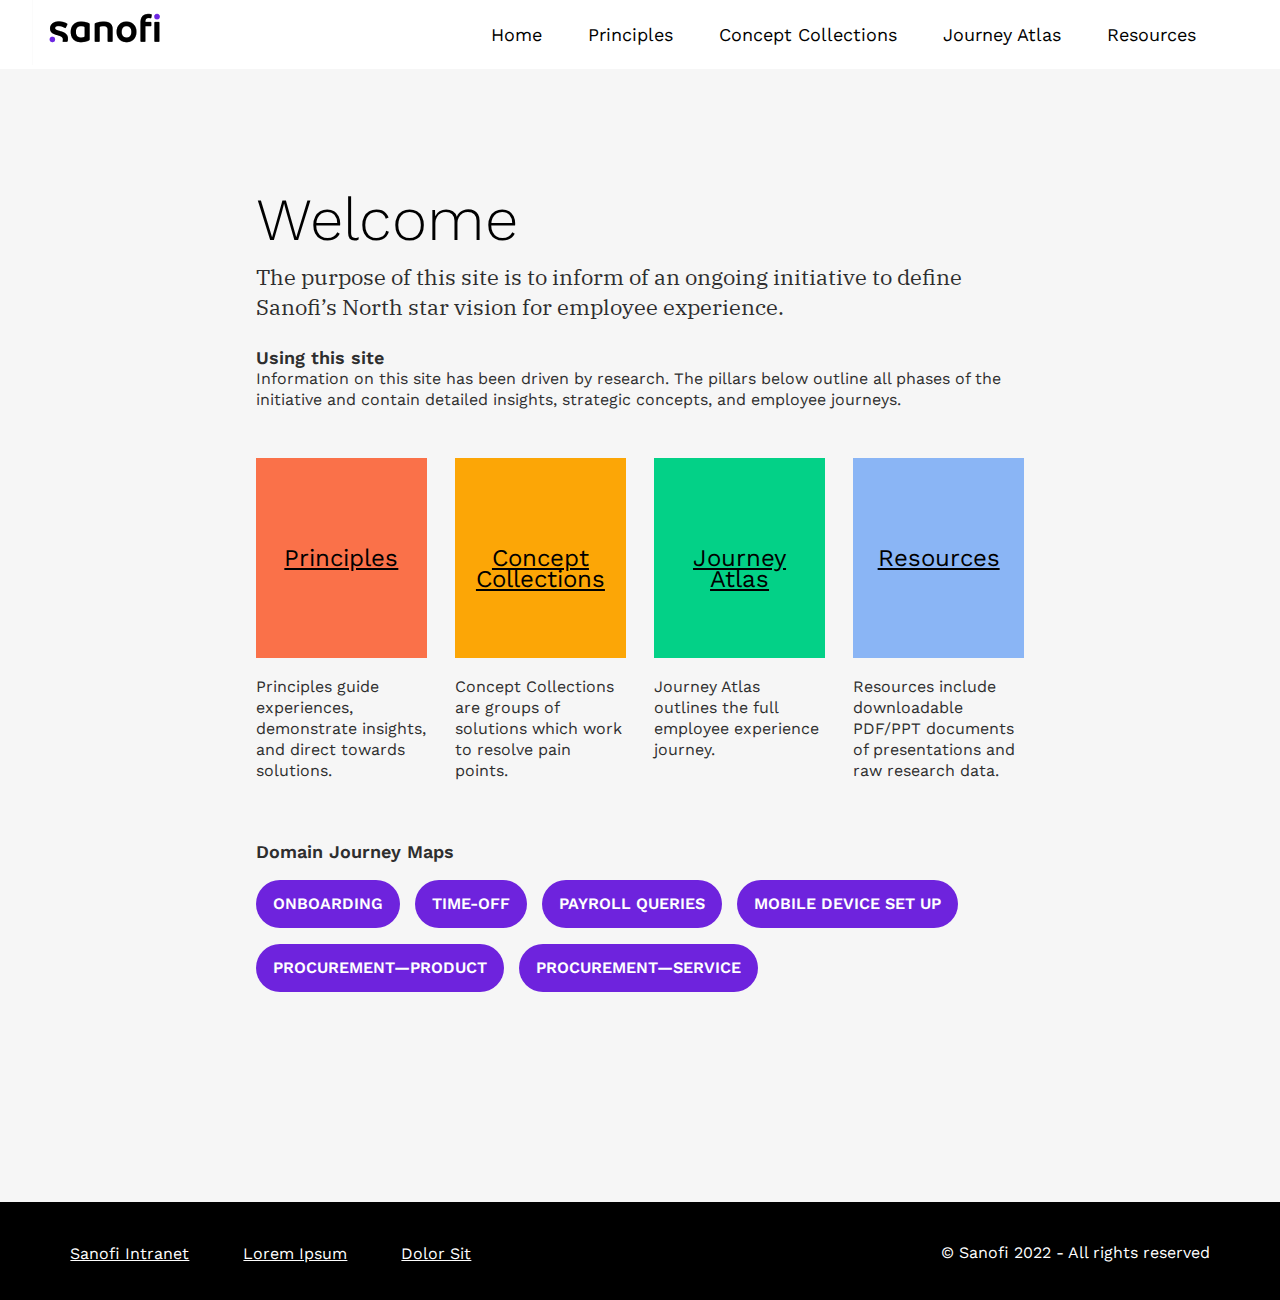
<file: index.html>
<!DOCTYPE html>
<html>
<head>
	<meta charset="utf-8">
	<meta name="viewport" content="width=device-width, initial-scale=1">
	<title>Sanofi Home Page</title>

	<meta propert="og:title" content="Sanofi Home Page">
	<meta propert="og:description" content="Sanofi Description">
	<link rel="stylesheet" type="text/css" href="styles.css">
</head>
<body>
	<div class="container">
		<header>
			<div class="head-container">
				<div class="logo-container">
					<img src="assets/logo.png">
				</div>
				
				<nav>
					<ul>
						<li><a href="#">Home</a></li>
						<li><a href="#" class="principles">Principles</a></li>
						<li><a href="#">Concept Collections</a></li>
						<li><a href="#">Journey Atlas</a></li>
						<li><a href="#">Resources</a></li>
					</ul>
				</nav>
			</div>	
		</header>			

		<div class="wrapper">
			<div class="shell">
				<h1 class="title">Welcome</h1>
				<h2>The purpose of this site is to inform of an ongoing initiative to define Sanofi’s North star vision for employee experience.</h2>
				<p class="body-heading">Using this site</p>
				<p class="body-16">Information on this site has been driven by research. The pillars below outline all phases of the initiative and contain detailed insights, strategic concepts, and employee journeys. </p>				
				<div class="cubes">
					<div class="col">
						<div class="cube red-cube">
							<a class="cubes-link red-cube" href="#">Principles</a>
						</div>
						<p class="body-16 xpln">Principles guide experiences, demonstrate insights, and direct towards solutions.</p>
					</div>
					<div class="col">
						<div class="cube orange-cube">
							<a class="cubes-link" href="#">Concept Collections</a>
						</div>		
						<p class="body-16 xpln">Concept Collections are groups of solutions which work to resolve pain points.</p>
					</div>
					<div class="col">
						<div class="cube green-cube">
							<a class="cubes-link green-cube" href="#">Journey</br> Atlas</a>
					</div>
						<p class="body-16 xpln">Journey Atlas outlines the full employee experience journey.</p>
					</div>
					<div class="col">
						<div class="cube purple-cube">
							<a class="cubes-link purple-cube" href="#">Resources</a>
						</div>
						<p class="body-16 xpln">Resources include downloadable PDF/PPT documents of presentations and raw research data.</p>
					</div>
				</div>
				
				<div class="purple-buttons-sec">
					<p class="body-heading">Domain Journey Maps</p>
					<div class="purple-buttons">
						<a class="purp-button" href="#">onboarding</a>
						<a class="purp-button" href="#">time-off</a>
						<a class="purp-button" href="#">payroll queries</a>
						<a class="purp-button" href="#">mobile device set up</a>					
					</div>
					<div class="purple-buttons-2">
						<a class="purp-button" href="#">procurement—product</a>
						<a class="purp-button" href="#">procurement—service</a>
					</div>
				</div>				
			</div>							
		</div>
		<footer>
			<div class="footer-nav-container">
				<nav class="footer-nav">
				<a href="#">Sanofi Intranet</a>
				<a href="#">Lorem Ipsum</a>
				<a href="#">Dolor Sit</a>
			</nav>
			<p class="arr">&copy; Sanofi 2022 - All rights reserved</p>
			</div>		
		</footer>
	</div>
</body>
</html>
</file>
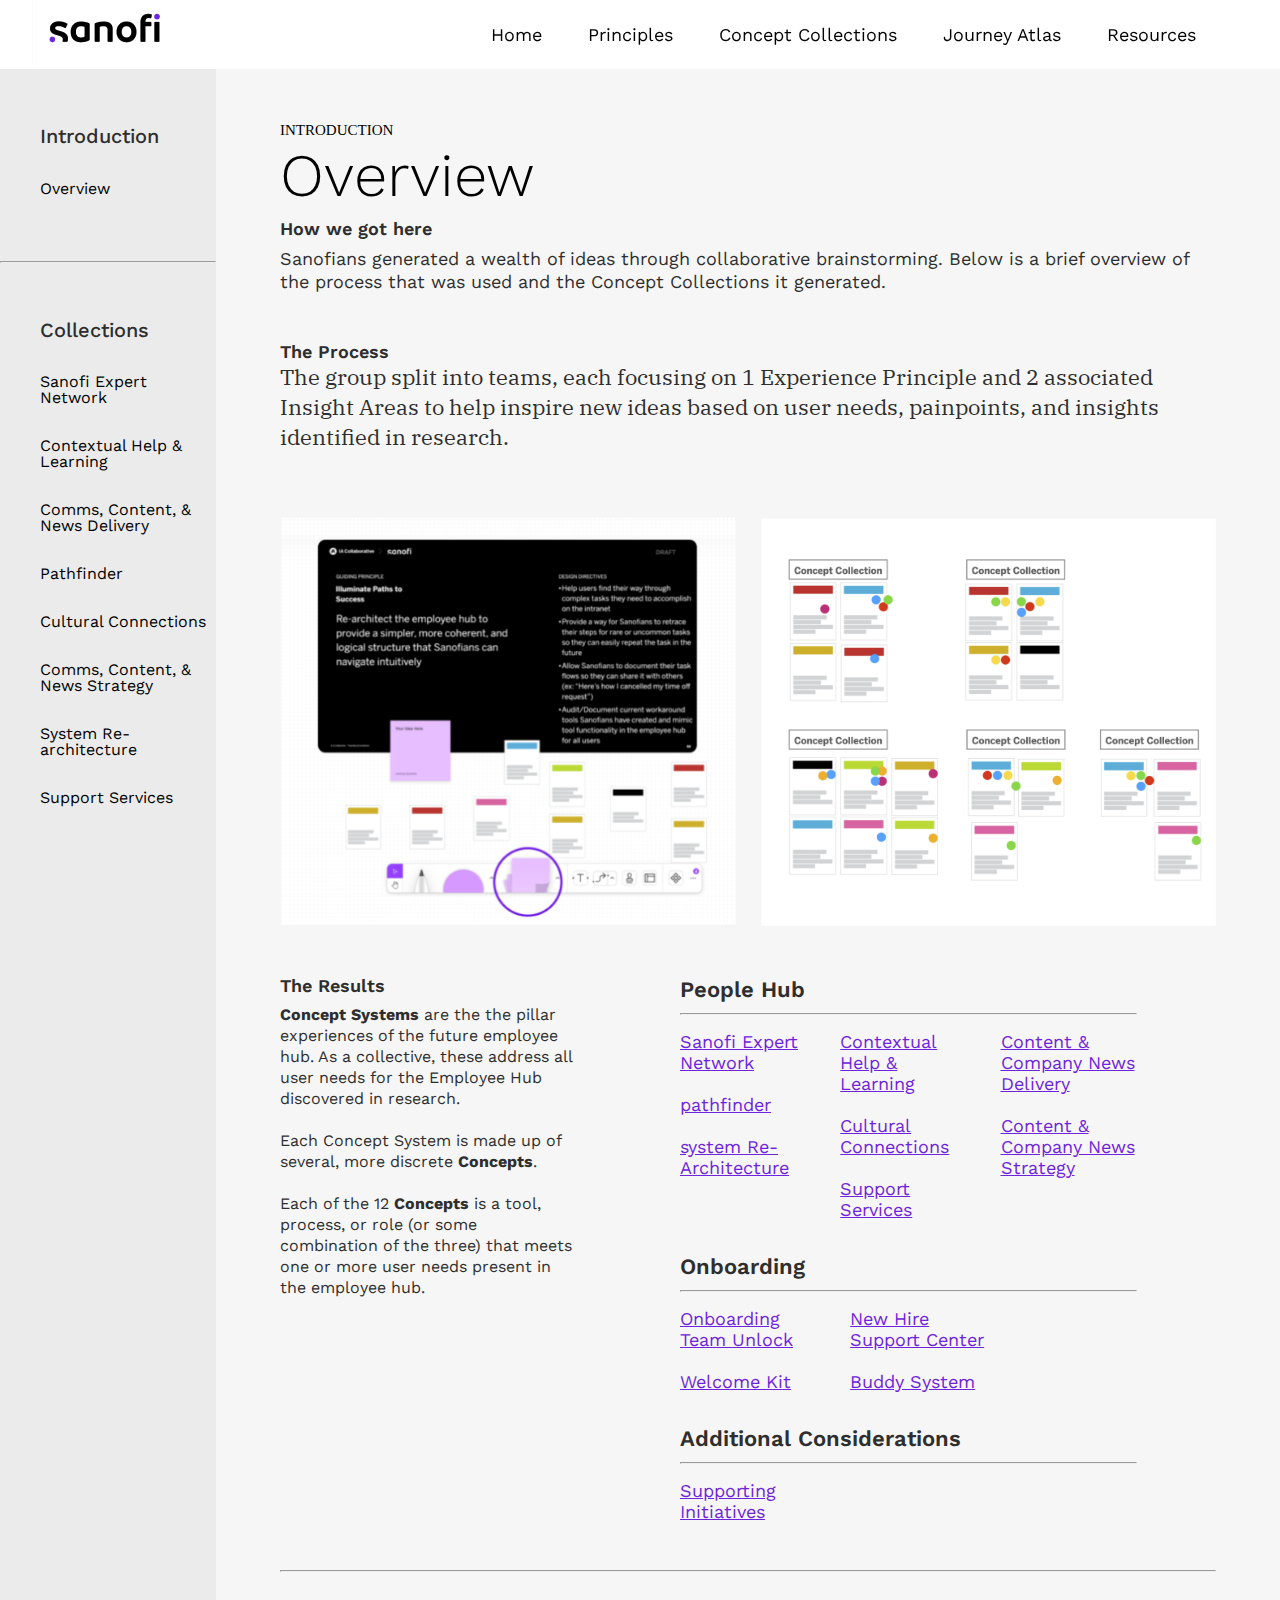
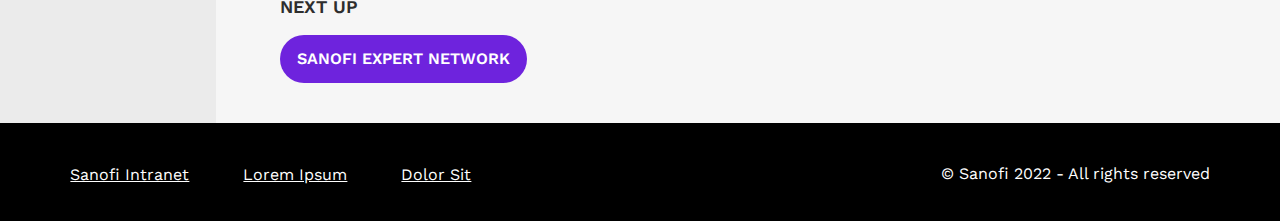
<file: concept-collections.html>
<!DOCTYPE html>
<html>
<head>
	<meta charset="utf-8">
	<meta name="viewport" content="width=device-width, initial-scale=1">
	<title>Concept Collections</title>
	<meta propert="og:title" content="Concept Collections Page">
	<meta propert="og:description" content="Concept Collections Description">
	<link rel="stylesheet" type="text/css" href="styles.css">
</head>
<body>
	<header>
		<div class="head-container">
			<div class="logo-container">
				<img src="assets/logo.png">
			</div>
			
			<nav>
				<ul>
					<li><a href="#">Home</a></li>
					<li><a href="#" class="principles">Principles</a></li>
					<li><a href="#">Concept Collections</a></li>
					<li><a href="#">Journey Atlas</a></li>
					<li><a href="#">Resources</a></li>
				</ul>
			</nav>
		</div>	
	</header>
	<div class="wrapper">
		<div class="sections">
			<div class="sidebar-section">			
				<h3 class="side-rail-title">Introduction</h3>
				<ul>
					<li><a href="#">Overview</a></li>		
				</ul>
				<hr>
				<h3 class="side-rail-title">Collections</h3>
				<ul>
					<li><a href="#">Sanofi Expert Network</a></li>
					<li><a href="#">Contextual Help & Learning</a></li>
					<li><a href="#">Comms, Content, & News Delivery</a></li>
					<li><a href="#">Pathfinder</a></li>
					<li><a href="#">Cultural Connections</a></li>
					<li><a href="#">Comms, Content, & News Strategy</a></li>
					<li><a href="#">System Re-architecture</a></li>
					<li><a href="#">Support Services</a></li>
				</ul>			
			</div>
			<div class="info-section-2 is-3">
				<h3 class="title-3">Introduction</h3>
				<h1 class="title">Overview</h1>
				<p class="body-heading">How we got here</p>
				<p class="body-18 pt-8 pb-48">Sanofians generated a wealth of ideas through collaborative brainstorming. Below is a brief overview of the process that was used and the Concept Collections it generated.</p>
				<p class="body-heading">The Process</p>
				<h2>The group split into teams, each focusing on 1 Experience Principle and 2 associated Insight Areas to help inspire new ideas based on user needs, painpoints, and insights identified in research.</h2>
				<div class="sections">
				<img class="flags pb-48 pt-40 mr-24" src="assets/concept-collection.png" width="456px">
				<img class="flags pb-48 pt-40" src="assets/concept-collection-1.png" width="456px">	
				</div>
				<div class="sections">
					<div class="left the-results">
						<p class="body-heading">The Results</p>
						<p class="body-16 pt-8"><span class="bold">Concept Systems</span> are the the pillar experiences of the future employee hub. As a collective, these address all user needs for the Employee Hub discovered in research.</p>
						<br>
						<p class="body-16">Each Concept System is made up of several, more discrete <span class="bold">Concepts</span>.</p>
						<br>
						<p class="body-16">
						Each of the 12 <span class="bold">Concepts</span> is a tool, process, or role (or some combination of the three) that meets one or more user needs present in the employee hub.	
						</p>
					</div>
					<div class="people-hub">
						<div class="pb-32">
							<h2 class="pb-8 work-sans">People Hub</h2>
							<hr>
							<div class="sections pt-16">
								<div class="principles-row">
									<div class="cols mr-24">
										<a href="#">Sanofi Expert Network</a>
										<br>
										<a href="#">pathfinder</a>
										<br>
										<a href="#">system Re-Architecture</a>
									</div>
									<div class="cols mr-24">
										<a href="#">Contextual Help & Learning</a>
										<br>
										<a href="#">Cultural Connections</a>
										<br>
										<a href="#">Support Services</a>
									</div>
									<div class="cols">
										<a href="#">Content & Company News Delivery</a>
										<br>
										<a href="#">Content & Company News Strategy</a>		
									</div>					
								</div>
							</div>
						</div>
						<div class="pb-32">
							<h2 class="pb-8 work-sans">Onboarding</h2>
							<hr>
							<div class="sections pt-16">
								<div class="principles-row">
									<div class="cols mr-24">
										<a href="#">Onboarding Team Unlock </a>
										<br>
										<a href="#">Welcome Kit</a>	
									</div>
									<div class="cols">
										<a href="#">New Hire Support Center</a>
										<br>
										<a href="#">Buddy System</a>
									</div>					
								</div>
							</div>
						</div>
						<div class="pb-48">
							<h2 class="pb-8 work-sans">Additional Considerations</h2>
							<hr>
							<div class="sections pt-16">
								<div class="principles-row">
									<div class="cols">
										<a href="#">Supporting Initiatives</a>	
									</div>				
								</div>
							</div>
						</div>
					</div>									
				</div>
				<hr>
				<div class="left">
					<p class="body-heading pt-24">NEXT UP</p>
					<div class="purple-buttons">
					<a class="purp-button" href="#">Sanofi Expert Network</a>
					</div>
				</div>	
			</div>
		</div>	
	</div>
	<footer>
		<div class="footer-nav-container">
			<nav class="footer-nav">
			<a href="#">Sanofi Intranet</a>
			<a href="#">Lorem Ipsum</a>
			<a href="#">Dolor Sit</a>
		</nav>
		<p class="arr">&copy; Sanofi 2022 - All rights reserved</p>
		</div>		
	</footer>
</body>
</html>
</file>
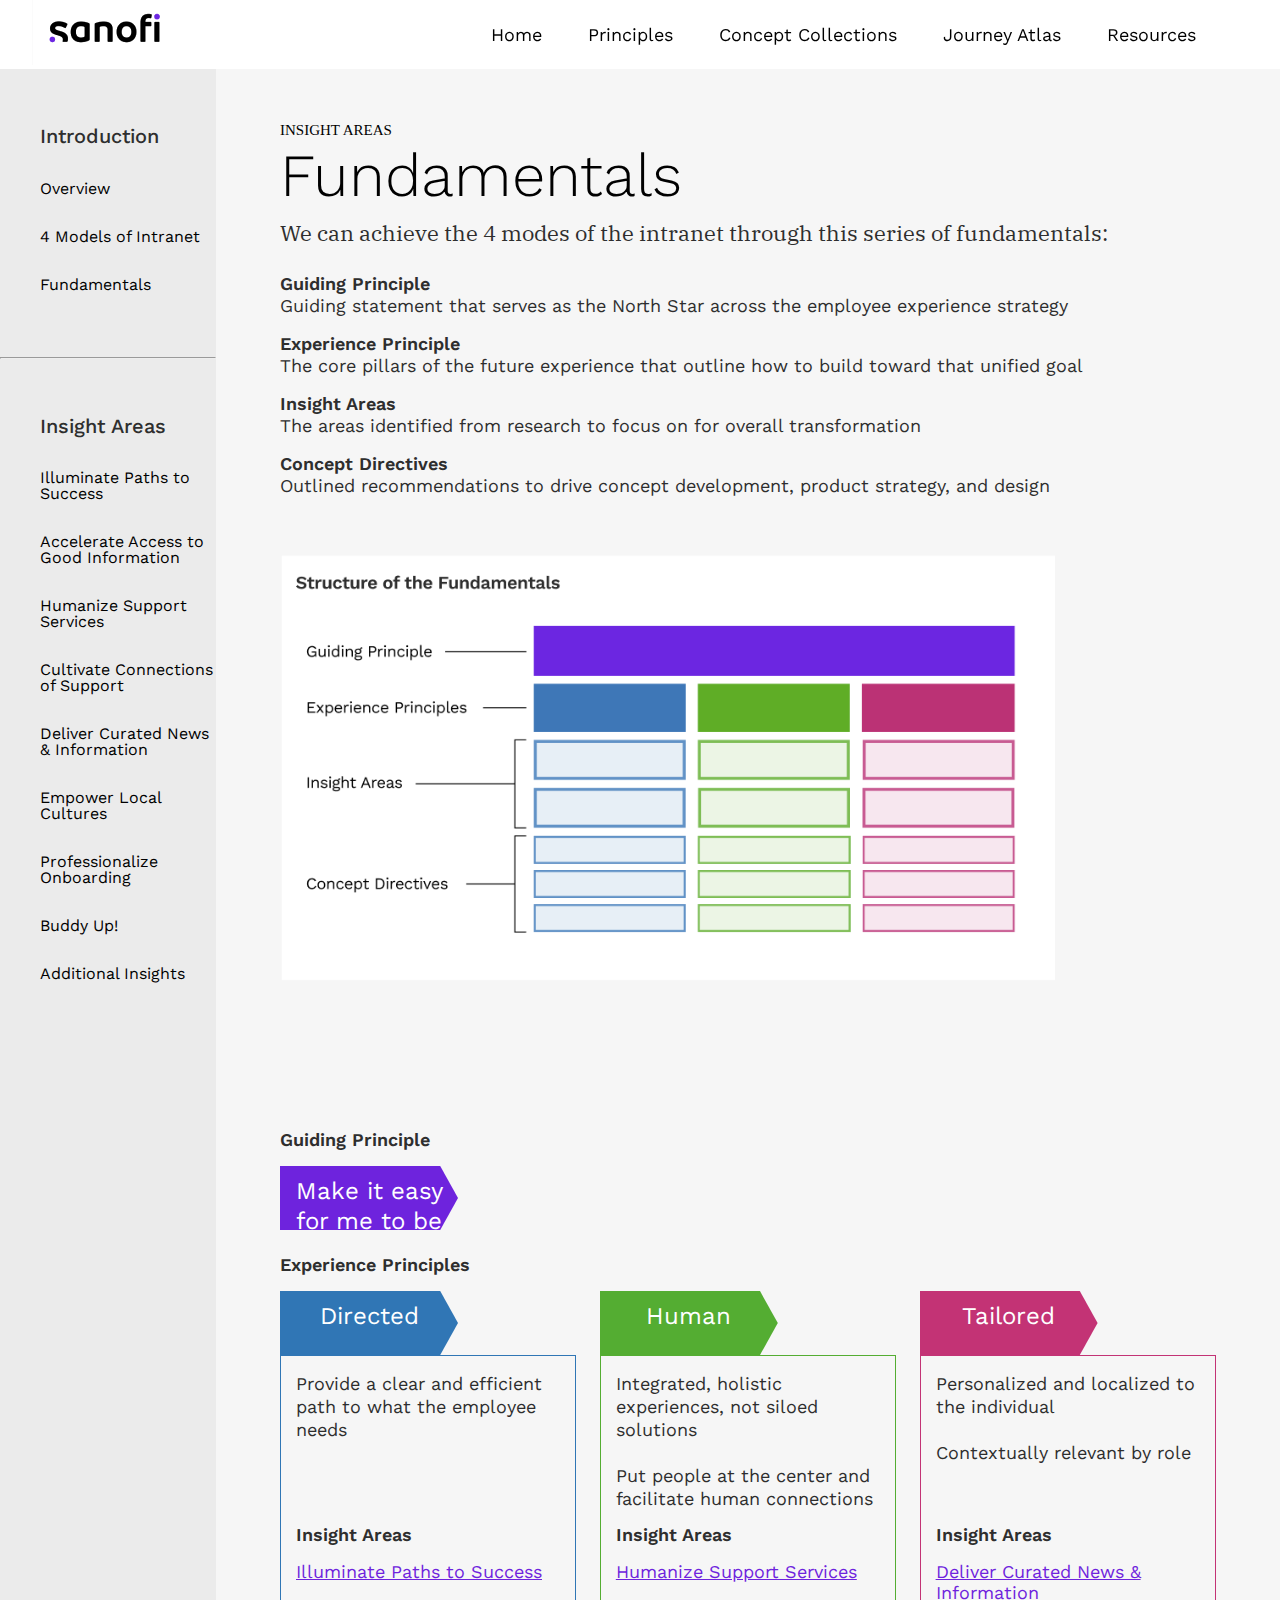
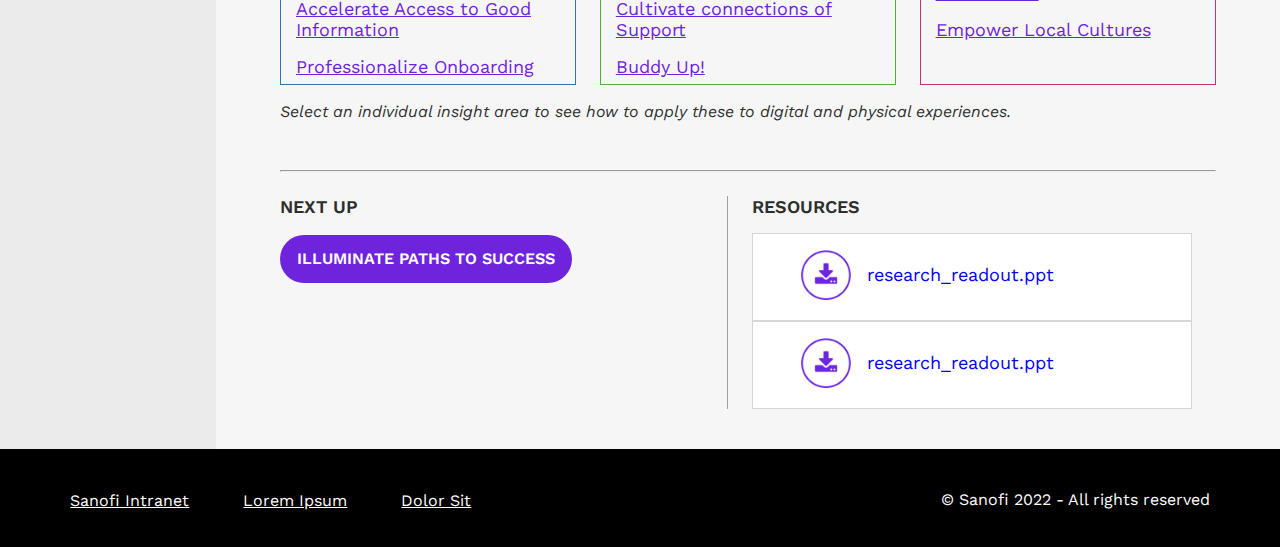
<file: index principles-fundamentals.html>
<!DOCTYPE html>
<html>
<head>
	<meta charset="utf-8">
	<meta name="viewport" content="width=device-width, initial-scale=1">
	<title>Principles Fundamentals</title>
	<meta propert="og:title" content="Sanofi Principles Fundamentals Page">
	<meta propert="og:description" content="Sanofi Principles Fundamentals Description">
	<link rel="stylesheet" type="text/css" href="styles.css">
</head>
<body>
	<header>
			<div class="head-container">
				<div class="logo-container">
					<img src="assets/logo.png">
				</div>				
				<nav>
					<ul>
						<li><a href="#">Home</a></li>
						<li><a href="#" class="principles">Principles</a></li>
						<li><a href="#">Concept Collections</a></li>
						<li><a href="#">Journey Atlas</a></li>
						<li><a href="#">Resources</a></li>
					</ul>
				</nav>
			</div>	
		</header>
		<div class="wrapper">
			<div class="sections">
				<div class="sidebar-section">			
					<h3 class="side-rail-title">Introduction</h3>
					<ul>
						<li><a href="#">Overview</a></li>
						<li><a href="#">4 Models of Intranet</a></li>
						<li><a href="#">Fundamentals</a></li>
					</ul>
					<hr>
					<h3 class="side-rail-title">Insight Areas</h3>
					<ul>
						<li><a href="#">Illuminate Paths to Success</a></li>
						<li><a href="#">Accelerate Access to Good Information</a></li>
						<li><a href="#">Humanize Support Services</a></li>
						<li><a href="#">Cultivate Connections of Support</a></li>
						<li><a href="#">Deliver Curated News &amp; Information</a></li>
						<li><a href="#">Empower Local Cultures</a></li>
						<li><a href="#">Professionalize Onboarding</a></li>
						<li><a href="#">Buddy Up!</a></li>
						<li><a href="#">Additional Insights</a></li>
					</ul>			
				</div>
				<div class="info-section-2 is-3">
					<h3 class="title-3">insight areas</h3>
					<h1 class="title">Fundamentals</h1>
					<h2>We can achieve the 4 modes of the intranet through this series of fundamentals:</h2>
					<p class="body-heading">Guiding Principle</p>
					<p class="body-18">Guiding statement that serves as the North Star across the employee experience strategy
					</p>
					<p class="body-heading">Experience Principle</p>
					<p class="body-18">The core pillars of the future experience that outline how to build toward that unified goal
					</p>
					<p class="body-heading">Insight Areas</p>
					<p class="body-18">The areas identified from research to focus on for overall transformation
					</p>
					<p class="body-heading">Concept Directives</p>
					<p class="body-18">Outlined recommendations to drive concept development, product strategy, and design
					</p>
					<img class="flags pb-144 pt-40" src="assets/fundamentals.png" width="775px">
					<p class="body-heading">Guiding Principle</p>
					<h2 class="purple">Make it easy for me to be effective</h2>
					<p class="body-heading">Experience Principles</p>
					<div class="principles-row pt-16">
						<div class="blue-col cols">
							<h2 class="purple">Directed</h2>
							<div class="cols-body">
								<p class="body-18">Provide a clear and efficient path to what the employee needs</p>
								<p class="body-heading">Insight Areas</p>
								<ul>
									<li><a href="#">Illuminate Paths to Success</a></li>
									<li><a href="#">Accelerate Access to Good Information</a></li>
									<li><a href="#">Professionalize Onboarding</a></li>
								</ul>
							</div>
						</div>
						<div class="green-col cols">
							<h2 class="purple">Human</h2>
							<div class="cols-body">
								<p class="body-18">Integrated, holistic experiences, not siloed solutions<br><br>Put people at the center and facilitate human connections</p>
								<p class="body-heading">Insight Areas</p>
								<ul>
									<li><a href="#">Humanize Support Services</a></li>
									<li><a href="#">Cultivate connections of Support</a></li>
									<li><a href="#">Buddy Up!</a></li>
								</ul>
							</div>
						</div>
						<div class="red-col cols">
							<h2 class="purple">Tailored</h2>
							<div class="cols-body">
								<p class="body-18">Personalized and localized to the individual<br><br>Contextually relevant by role</p>
								<p class="body-heading">Insight Areas</p>
								<ul>
									<li><a href="#">Deliver Curated News & Information</a></li>
									<li><a href="#">Empower Local Cultures</a></li>		
								</ul>
							</div>
						</div>				
					</div>
					<p class="caption">Select an individual insight area to see how to apply these to digital and physical experiences.</p>
					<hr>
					<div class="sections">
						<div class="left">
							<p class="body-heading pt-24">NEXT UP</p>
							<div class="purple-buttons">
							<a class="purp-button" href="#">Illuminate Paths to Success</a>
							</div>
						</div>
						<div class="resources">
							<p class="body-heading">RESOURCES</p>
							<ul>
								<li><a href="#"><img class="btn" src="assets/download-btn.png"><span>research_readout.ppt</span></a></li>
								<li><a href="#"><img class="btn" src="assets/download-btn.png"><span>research_readout.ppt</span></a></li>
							</ul>
						</div>
					</div>
				</div>
			</div>
		</div>
		<footer>
		<div class="footer-nav-container">
			<nav class="footer-nav">
			<a href="#">Sanofi Intranet</a>
			<a href="#">Lorem Ipsum</a>
			<a href="#">Dolor Sit</a>
		</nav>
		<p class="arr">&copy; Sanofi 2022 - All rights reserved</p>
		</div>		
	</footer>
</body>
</html>
</file>
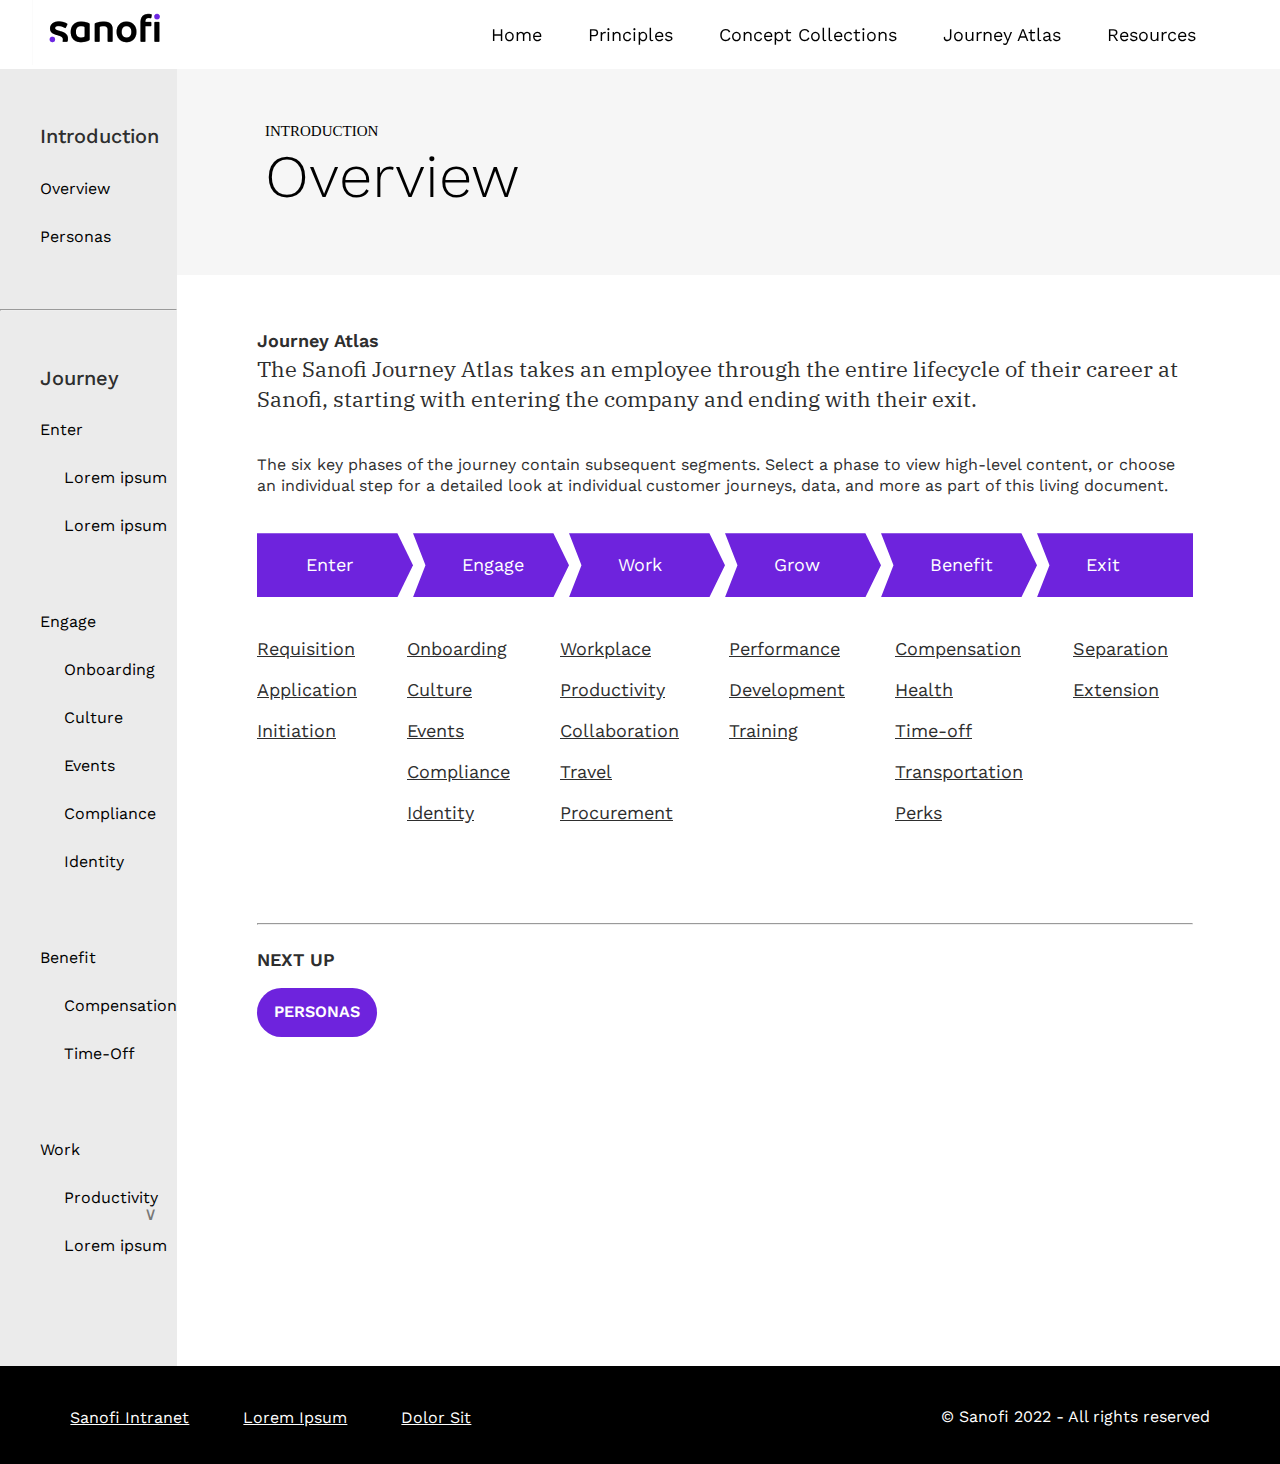
<file: jouney-atlas-overview.html>
<!DOCTYPE html>
<html>
<head>
	<meta charset="utf-8">
	<meta name="viewport" content="width=device-width, initial-scale=1">
	<title>Journey Atlas Overview</title>
	<meta propert="og:title" content="Journey Atlas Overview Page">
	<meta propert="og:description" content="Journey Atlas Overview Description">
	<link rel="stylesheet" type="text/css" href="styles.css">
</head>
<body class="bg-w">
	<header>
			<div class="head-container">
				<div class="logo-container">
					<img src="assets/logo.png">
				</div>				
				<nav>
					<ul>
						<li><a href="#">Home</a></li>
						<li><a href="#" class="principles">Principles</a></li>
						<li><a href="#">Concept Collections</a></li>
						<li><a href="#">Journey Atlas</a></li>
						<li><a href="#">Resources</a></li>
					</ul>
				</nav>
			</div>	
	</header>
	<div class="wrapper">
		<div class="sections">
			<div class="sidebar-section">			
				<h3 class="side-rail-title">Introduction</h3>
				<ul>
					<li><a href="#">Overview</a></li>
					<li><a href="#">Personas</a></li>		
				</ul>
				<hr>
				<h3 class="side-rail-title">Journey</h3>
				<ul>
					<li><a href="#">Enter</a></li>
					<ul class="side-sub">
						<li><a href="#">Lorem ipsum</a></li>
						<li><a href="#">Lorem ipsum</a></li>
					</ul>
					<li><a href="#">Engage</a></li>
					<ul class="side-sub">
						<li><a href="#">Onboarding</a></li>
						<li><a href="#">Culture</a></li>
						<li><a href="#">Events</a></li>
						<li><a href="#">Compliance</a></li>
						<li><a href="#">Identity</a></li>
					</ul>
					<li><a href="#">Benefit</a></li>
					<ul class="side-sub">
						<li><a href="#">Compensation</a></li>
						<li><a href="#">Time-Off</a></li>
					</ul>
					<li><a href="#">Work</a></li>
					<ul class="side-sub">
						<li><a class="arrow" href="#">Productivity</a></li>
						<li><a href="#">Lorem ipsum</a></li>
					</ul>					
				</ul>			
			</div>
			<div>
				<div class="info-section-1">
					<h3 class="title-3">Introduction</h3>
					<h1 class="title">Overview</h1>			
				</div>
				<div class="info-section">
					<p class="body-heading pb-3">Journey Atlas</p>
					<h2 class="pb-40">The Sanofi Journey Atlas takes an employee through the entire lifecycle of their career at Sanofi, starting with entering the company and ending with their exit.</h2>
					<p class="body-16 pb-37">The six key phases of the journey contain subsequent segments. Select a phase to view high-level content, or choose an individual step for a detailed look at individual customer journeys, data, and more as part of this living document.</p>
					<nav class="nav-purp">
						<div class="purple"><p>Enter</p></div>
						<div class="purple purple-1"><p>Engage</p></div>
						<div class="purple purple-1"><p>Work</p></div>
						<div class="purple purple-1"><p>Grow</p></div>
						<div class="purple purple-1"><p>Benefit</p></div>
						<div class="purple purple-2"><p>Exit</p></div>
					</nav>
					<nav class="nav-purp pb-80">
						<div class="sub-menu">
						<p><a href="#">Requisition</a></p>
						<p><a href="#">Application</a></p>
						<p><a href="#">Initiation</a></p>
						</div>
						<div class="sub-menu">
						<p><a href="#">Onboarding</a></p>
						<p><a href="#">Culture</a></p>
						<p><a href="#">Events</a></p>
						<p><a href="#">Compliance</a></p>
						<p><a href="#">Identity</a></p>
						</div>
						<div class="sub-menu">
						<p><a href="#">Workplace</a></p>
						<p><a href="#">Productivity</a></p>
						<p><a href="#">Collaboration</a></p>
						<p><a href="#">Travel</a></p>
						<p><a href="#">Procurement</a></p>
						</div>
						<div class="sub-menu">
						<p><a href="#">Performance</a></p>
						<p><a href="#">Development</a></p>
						<p><a href="#">Training</a></p>
						</div>
						<div class="sub-menu">
						<p><a href="#">Compensation</a></p>
						<p><a href="#">Health</a></p>
						<p><a href="#">Time-off</a></p>
						<p><a href="#">Transportation</a></p>
						<p><a href="#">Perks</a></p>
						</div>
						<div class="sub-menu">
						<p><a href="#">Separation</a></p>
						<p><a href="#">Extension</a></p>
						</div>						
					</nav>
					<hr>
					<div class="left">
					<p class="body-heading pt-24">NEXT UP</p>
					<div class="purple-buttons pb-255">
					<a class="purp-button" href="#">Personas</a>
					</div>
				</div>
				</div>					
			</div>
		</div>		
	</div>
	<footer>
		<div class="footer-nav-container">
			<nav class="footer-nav">
			<a href="#">Sanofi Intranet</a>
			<a href="#">Lorem Ipsum</a>
			<a href="#">Dolor Sit</a>
		</nav>
		<p class="arr">&copy; Sanofi 2022 - All rights reserved</p>
		</div>		
	</footer>
</body>
</file>
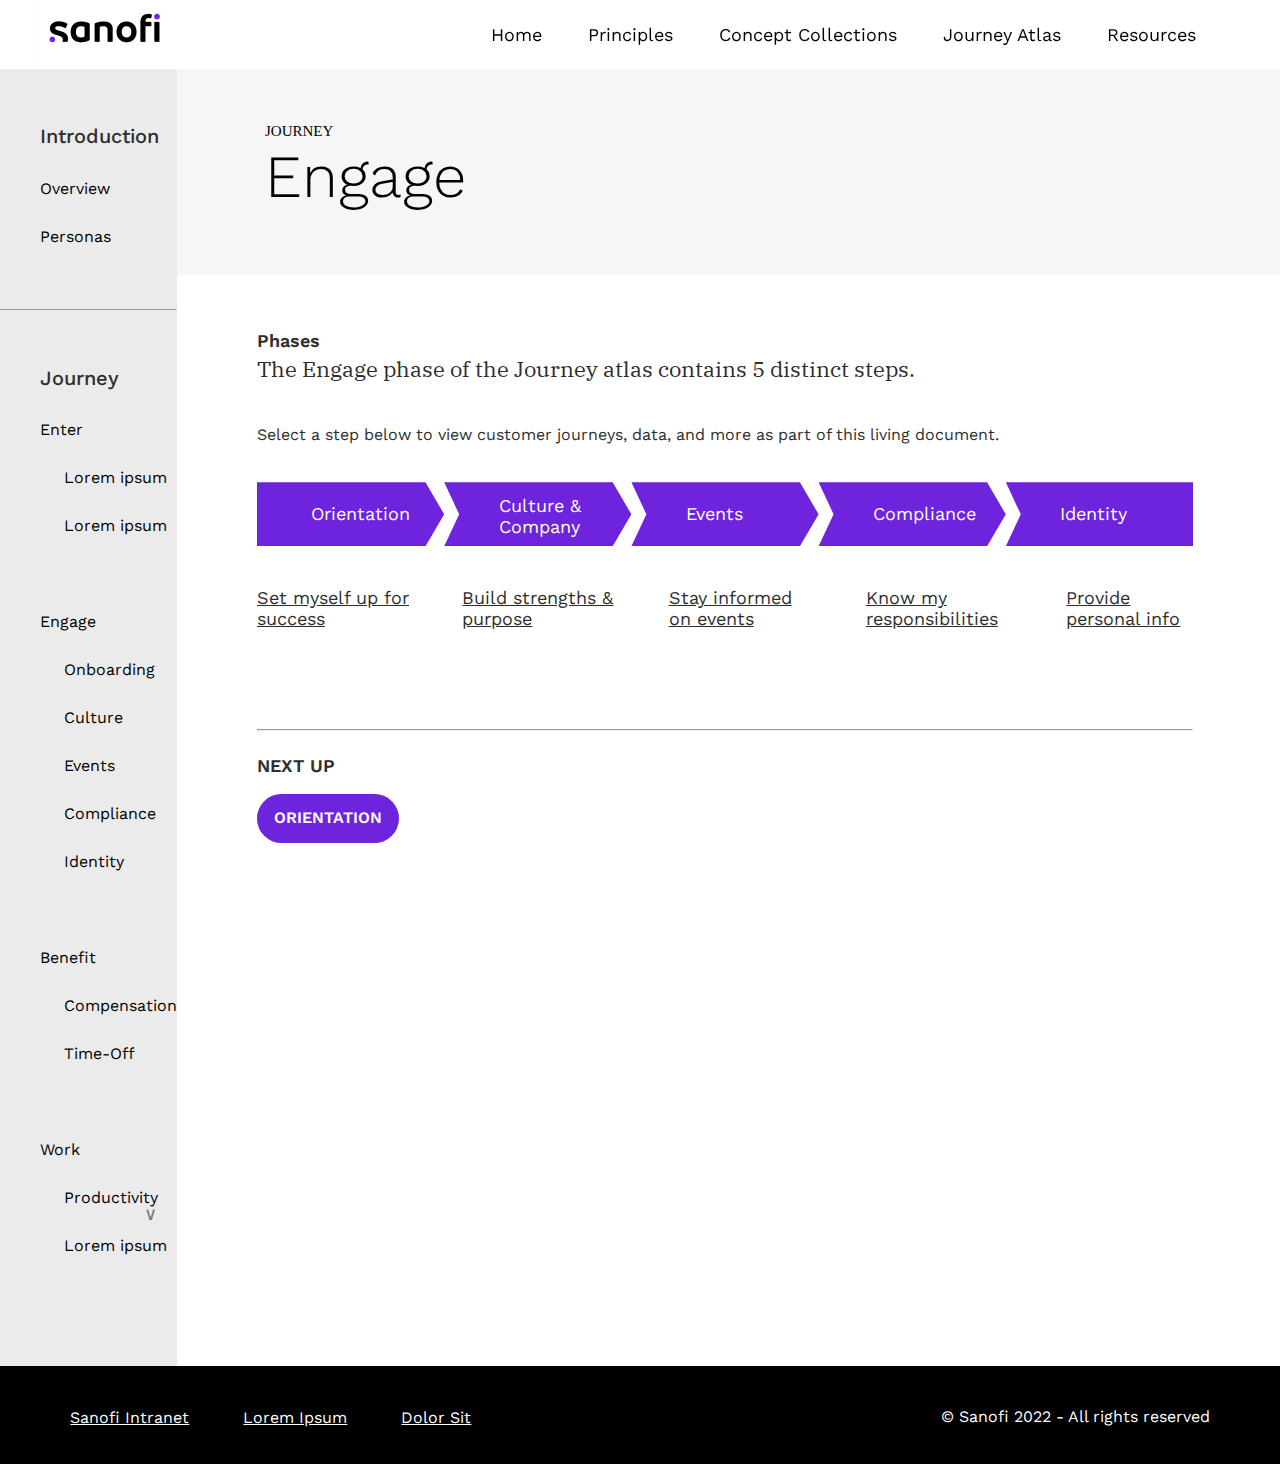
<file: journey-atlas-engage.html>
<!DOCTYPE html>
<html>
<head>
	<meta charset="utf-8">
	<meta name="viewport" content="width=device-width, initial-scale=1">
	<title>Journey Atlas Engage</title>
	<meta propert="og:title" content="Journey Atlas Engage Page">
	<meta propert="og:description" content="Journey Atlas Engage Description">
	<link rel="stylesheet" type="text/css" href="styles.css">
</head>
<body class="bg-w">
	<header>
			<div class="head-container">
				<div class="logo-container">
					<img src="assets/logo.png">
				</div>				
				<nav>
					<ul>
						<li><a href="#">Home</a></li>
						<li><a href="#" class="principles">Principles</a></li>
						<li><a href="#">Concept Collections</a></li>
						<li><a href="#">Journey Atlas</a></li>
						<li><a href="#">Resources</a></li>
					</ul>
				</nav>
			</div>	
	</header>
	<div class="wrapper">
		<div class="sections">
			<div class="sidebar-section">			
				<h3 class="side-rail-title">Introduction</h3>
				<ul>
					<li><a href="#">Overview</a></li>
					<li><a href="#">Personas</a></li>		
				</ul>
				<hr>
				<h3 class="side-rail-title">Journey</h3>
				<ul>
					<li><a href="#">Enter</a></li>
					<ul class="side-sub">
						<li><a href="#">Lorem ipsum</a></li>
						<li><a href="#">Lorem ipsum</a></li>
					</ul>
					<li><a href="#">Engage</a></li>
					<ul class="side-sub">
						<li><a href="#">Onboarding</a></li>
						<li><a href="#">Culture</a></li>
						<li><a href="#">Events</a></li>
						<li><a href="#">Compliance</a></li>
						<li><a href="#">Identity</a></li>
					</ul>
					<li><a href="#">Benefit</a></li>
					<ul class="side-sub">
						<li><a href="#">Compensation</a></li>
						<li><a href="#">Time-Off</a></li>
					</ul>
					<li><a href="#">Work</a></li>
					<ul class="side-sub">
						<li><a class="arrow" href="#">Productivity</a></li>
						<li><a href="#">Lorem ipsum</a></li>
					</ul>					
				</ul>			
			</div>
			<div>
				<div class="info-section-1">
					<h3 class="title-3">JOURNEY</h3>
					<h1 class="title">Engage</h1>			
				</div>
				<div class="info-section">
					<p class="body-heading pb-3">Phases</p>
					<h2 class="pb-40">The Engage phase of the Journey atlas contains 5 distinct steps.</h2>
					<p class="body-16 pb-37">Select a step below to view customer journeys, data, and more as part of this living document.</p>
					<nav class="nav-purp nav-purp-2">
						<div class="purple"><p>Orientation</p></div>
						<div class="purple purple-1"><p class="r2">Culture &<br>Company</p></div>
						<div class="purple purple-1"><p>Events</p></div>
						<div class="purple purple-1"><p>Compliance</p></div>			
						<div class="purple purple-2"><p>Identity</p></div>
					</nav>
					<nav class="nav-purp pb-80">
						<div class="sub-menu">
						<p><a href="#">Set myself up for success</a></p>		
						</div>
						<div class="sub-menu">
						<p><a href="#">Build strengths & purpose</a></p>
						</div>
						<div class="sub-menu">
						<p><a href="#">Stay informed on events</a></p>
						</div>
						<div class="sub-menu">
						<p><a href="#">Know my responsibilities</a></p>
						</div>
						<div class="sub-menu">
						<p><a href="#">Provide personal info</a></p>
						</div>											
					</nav>
					<hr>
					<div class="left">
					<p class="body-heading pt-24">NEXT UP</p>
					<div class="purple-buttons pb-255">
					<a class="purp-button" href="#">Orientation</a>
					</div>
				</div>
				</div>					
			</div>
		</div>		
	</div>
	<footer>
		<div class="footer-nav-container">
			<nav class="footer-nav">
			<a href="#">Sanofi Intranet</a>
			<a href="#">Lorem Ipsum</a>
			<a href="#">Dolor Sit</a>
		</nav>
		<p class="arr">&copy; Sanofi 2022 - All rights reserved</p>
		</div>		
	</footer>
</body>
</file>
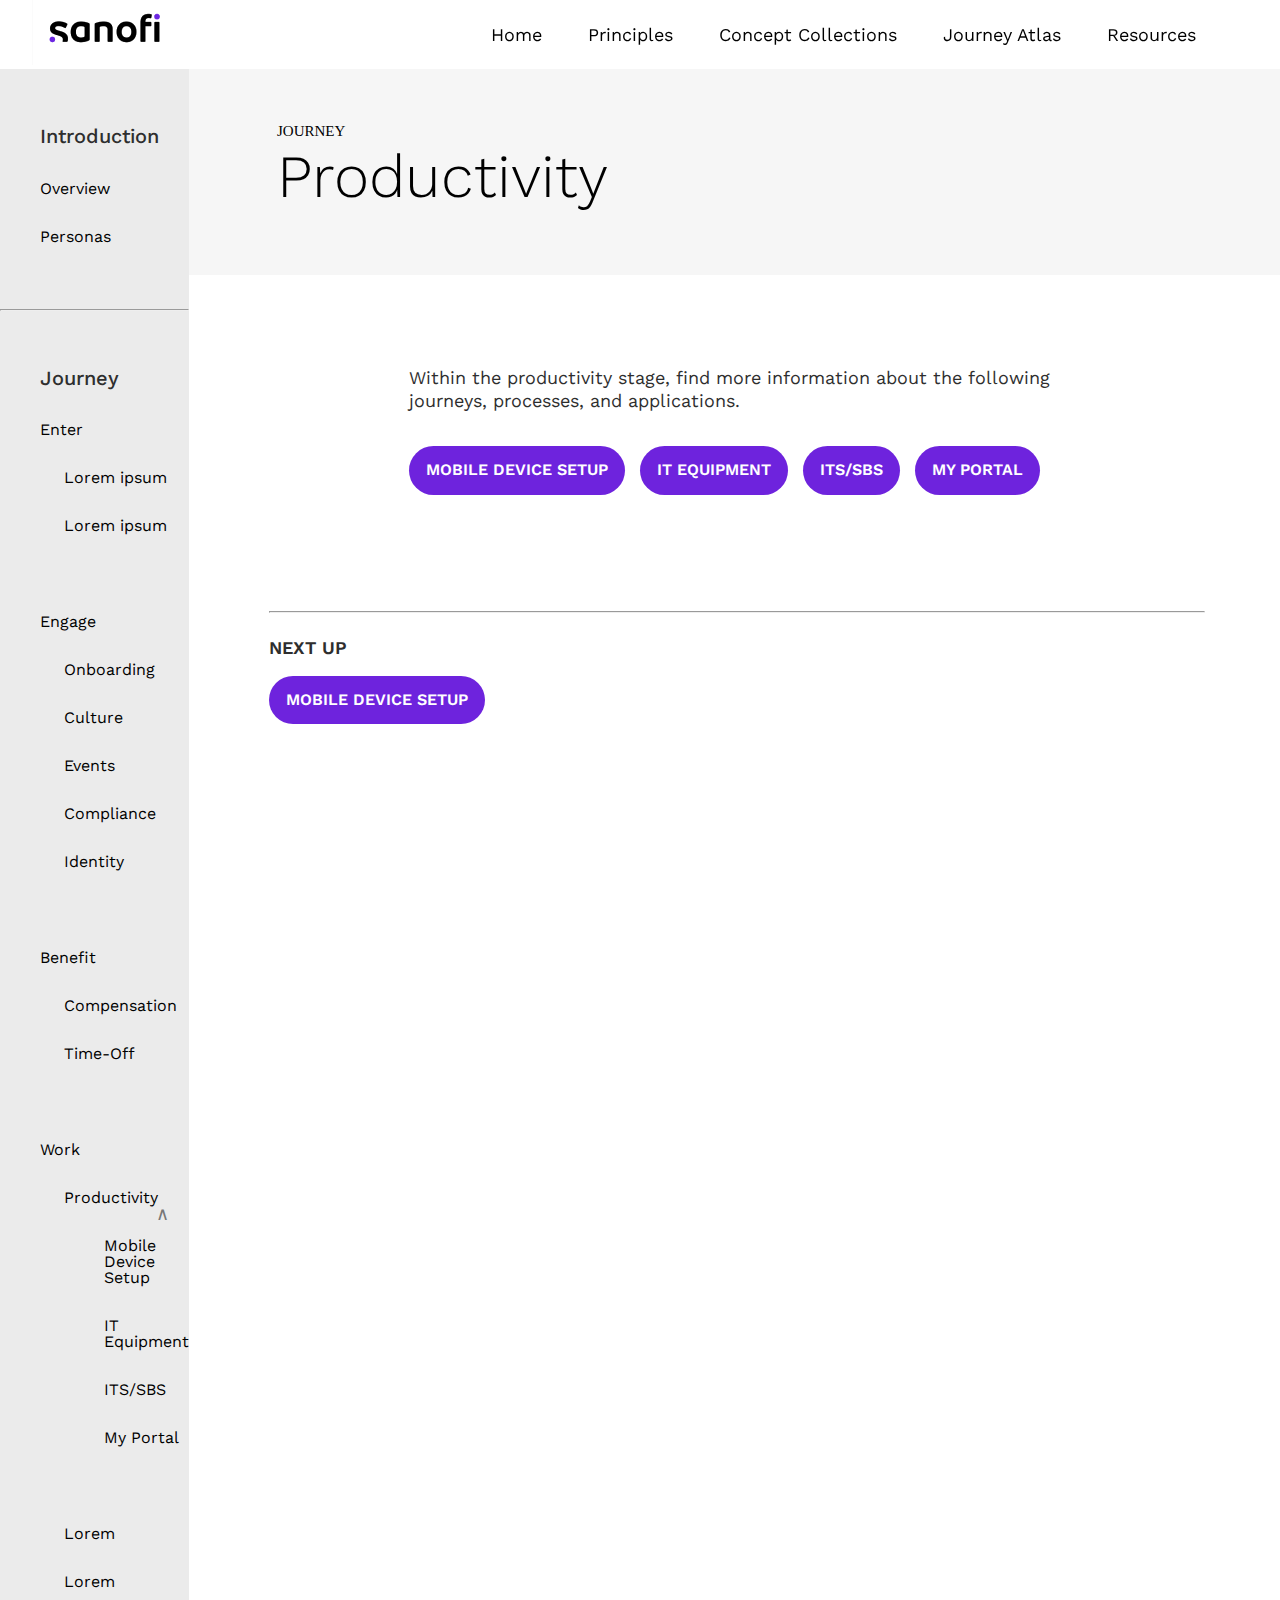
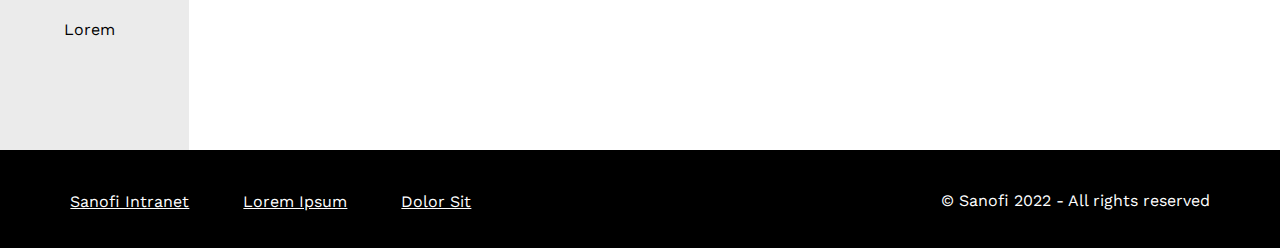
<file: journey-atlas-productivity.html>
<!DOCTYPE html>
<html>
<head>
	<meta charset="utf-8">
	<meta name="viewport" content="width=device-width, initial-scale=1">
	<title>Journey Atlas Productivity</title>
	<meta propert="og:title" content="Journey Atlas Productivity Page">
	<meta propert="og:description" content="Journey Atlas Productivity Description">
	<link rel="stylesheet" type="text/css" href="styles.css">
</head>
<body class="bg-w">
	<header>
			<div class="head-container">
				<div class="logo-container">
					<img src="assets/logo.png">
				</div>				
				<nav>
					<ul>
						<li><a href="#">Home</a></li>
						<li><a href="#" class="principles">Principles</a></li>
						<li><a href="#">Concept Collections</a></li>
						<li><a href="#">Journey Atlas</a></li>
						<li><a href="#">Resources</a></li>
					</ul>
				</nav>
			</div>	
	</header>
	<div class="wrapper">
		<div class="sections">
			<div class="sidebar-section">			
				<h3 class="side-rail-title">Introduction</h3>
				<ul>
					<li><a href="#">Overview</a></li>
					<li><a href="#">Personas</a></li>		
				</ul>
				<hr>
				<h3 class="side-rail-title">Journey</h3>
				<ul>
					<li><a href="#">Enter</a></li>
					<ul class="side-sub">
						<li><a href="#">Lorem ipsum</a></li>
						<li><a href="#">Lorem ipsum</a></li>
					</ul>
					<li><a href="#">Engage</a></li>
					<ul class="side-sub">
						<li><a href="#">Onboarding</a></li>
						<li><a href="#">Culture</a></li>
						<li><a href="#">Events</a></li>
						<li><a href="#">Compliance</a></li>
						<li><a href="#">Identity</a></li>
					</ul>
					<li><a href="#">Benefit</a></li>
					<ul class="side-sub">
						<li><a href="#">Compensation</a></li>
						<li><a href="#">Time-Off</a></li>
					</ul>
					<li><a href="#">Work</a></li>
					<ul class="side-sub">
						<li><a class="arrow-2" href="#">Productivity</a></li>
							<ul class="side-sub-sub">
							<li><a href="#">Mobile Device Setup</a></li>
							<li><a href="#">IT Equipment</a></li>
							<li><a href="#">ITS/SBS</a></li>
							<li><a href="#">My Portal</a></li>
							</ul>
						<li><a href="#">Lorem</a></li>
						<li><a href="#">Lorem</a></li>
						<li><a href="#">Lorem</a></li>
					</ul>					
				</ul>			
			</div>
			<div>
				<div class="info-section-1">
					<h3 class="title-3">JOURNEY</h3>
					<h1 class="title">Productivity</h1>			
				</div>
				<div class="info-section">
					<div class="is-4">
						<p class="body-18">Within the productivity stage, find more information about the following journeys, processes, and applications.</p>
						<div class="purple-buttons-sec pb-80">						
							<div class="purple-buttons">
								<a class="purp-button" href="#">Mobile Device Setup</a>
								<a class="purp-button" href="#">IT Equipment</a>
								<a class="purp-button" href="#">ITS/SBS</a>
								<a class="purp-button" href="#">My Portal</a>
							</div>					
						</div>						
					</div>
					<hr>
					<div class="left">
						<p class="body-heading pt-24">NEXT UP</p>
						<div class="purple-buttons pb-255">
						<a class="purp-button" href="#">Mobile Device Setup</a>
						</div>
					</div>
				</div>					
			</div>
		</div>		
	</div>
	<footer>
		<div class="footer-nav-container">
			<nav class="footer-nav">
			<a href="#">Sanofi Intranet</a>
			<a href="#">Lorem Ipsum</a>
			<a href="#">Dolor Sit</a>
		</nav>
		<p class="arr">&copy; Sanofi 2022 - All rights reserved</p>
		</div>		
	</footer>
</body>
</file>
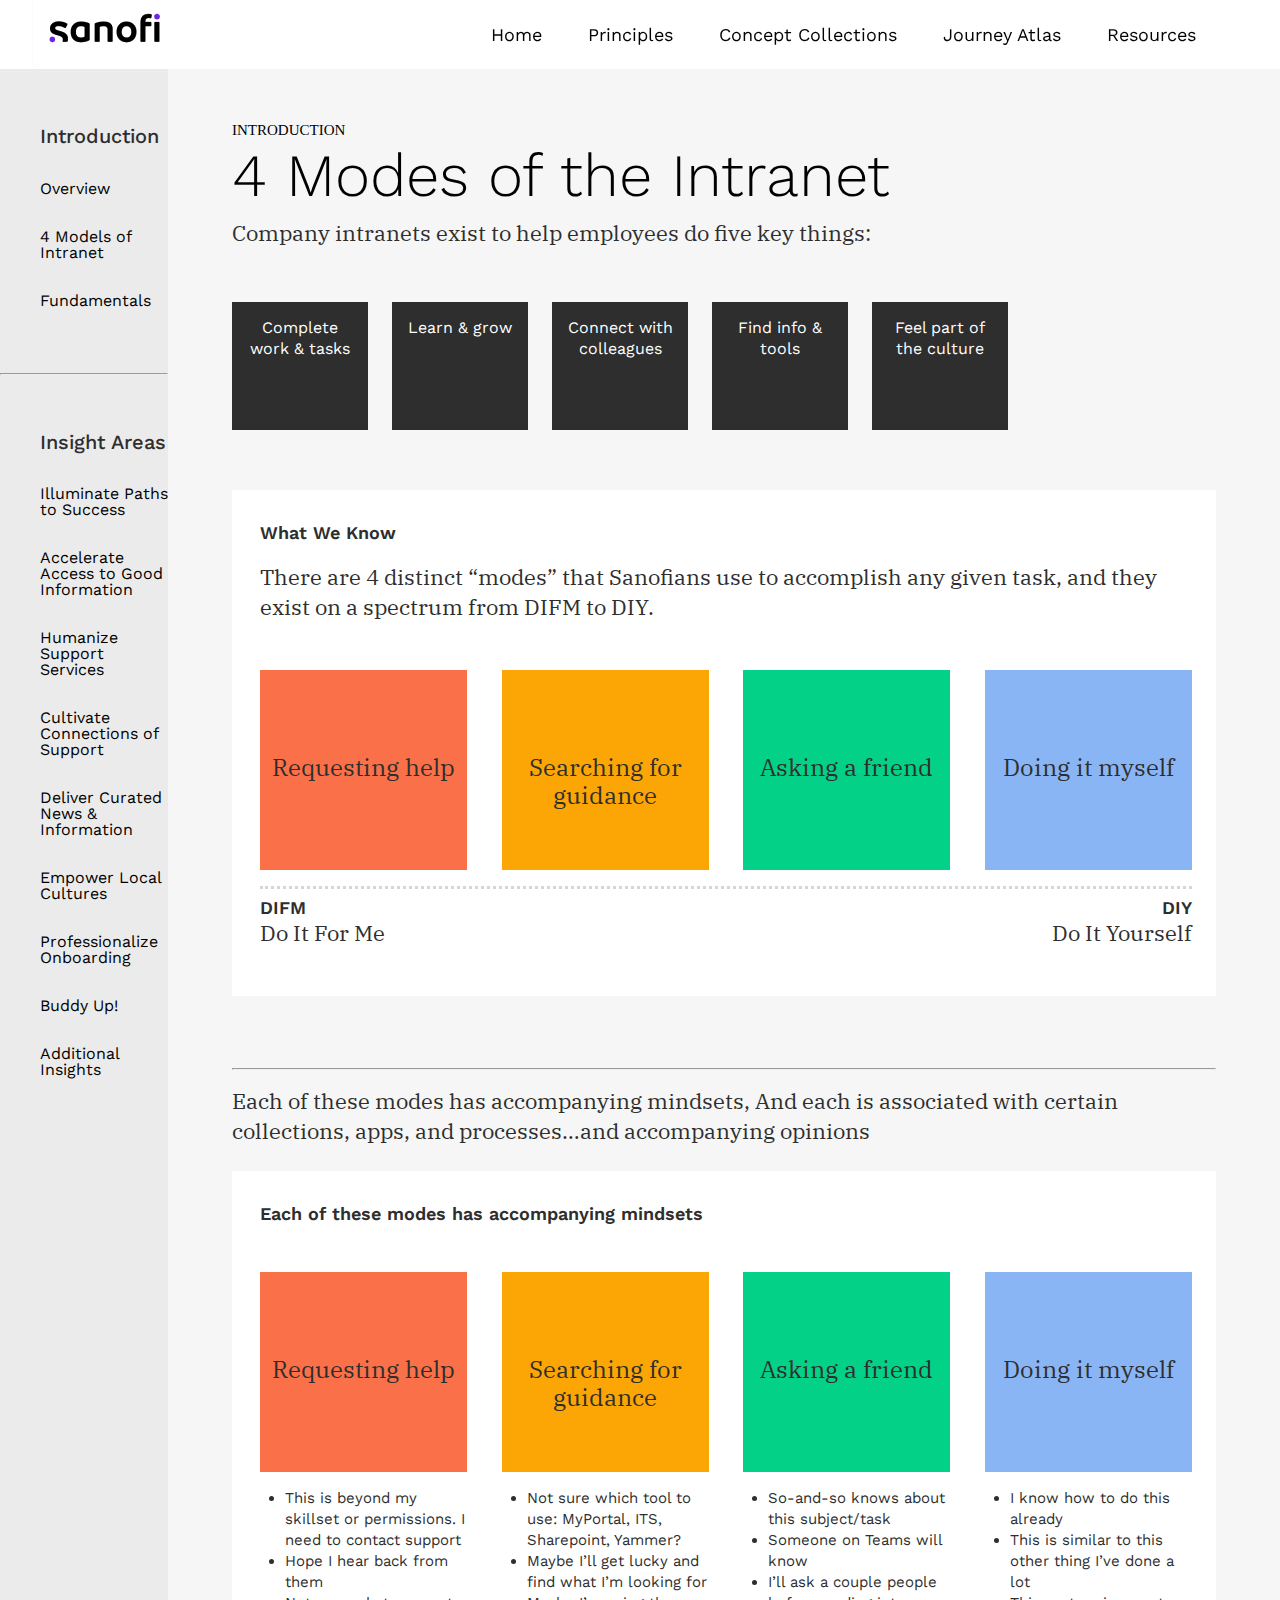
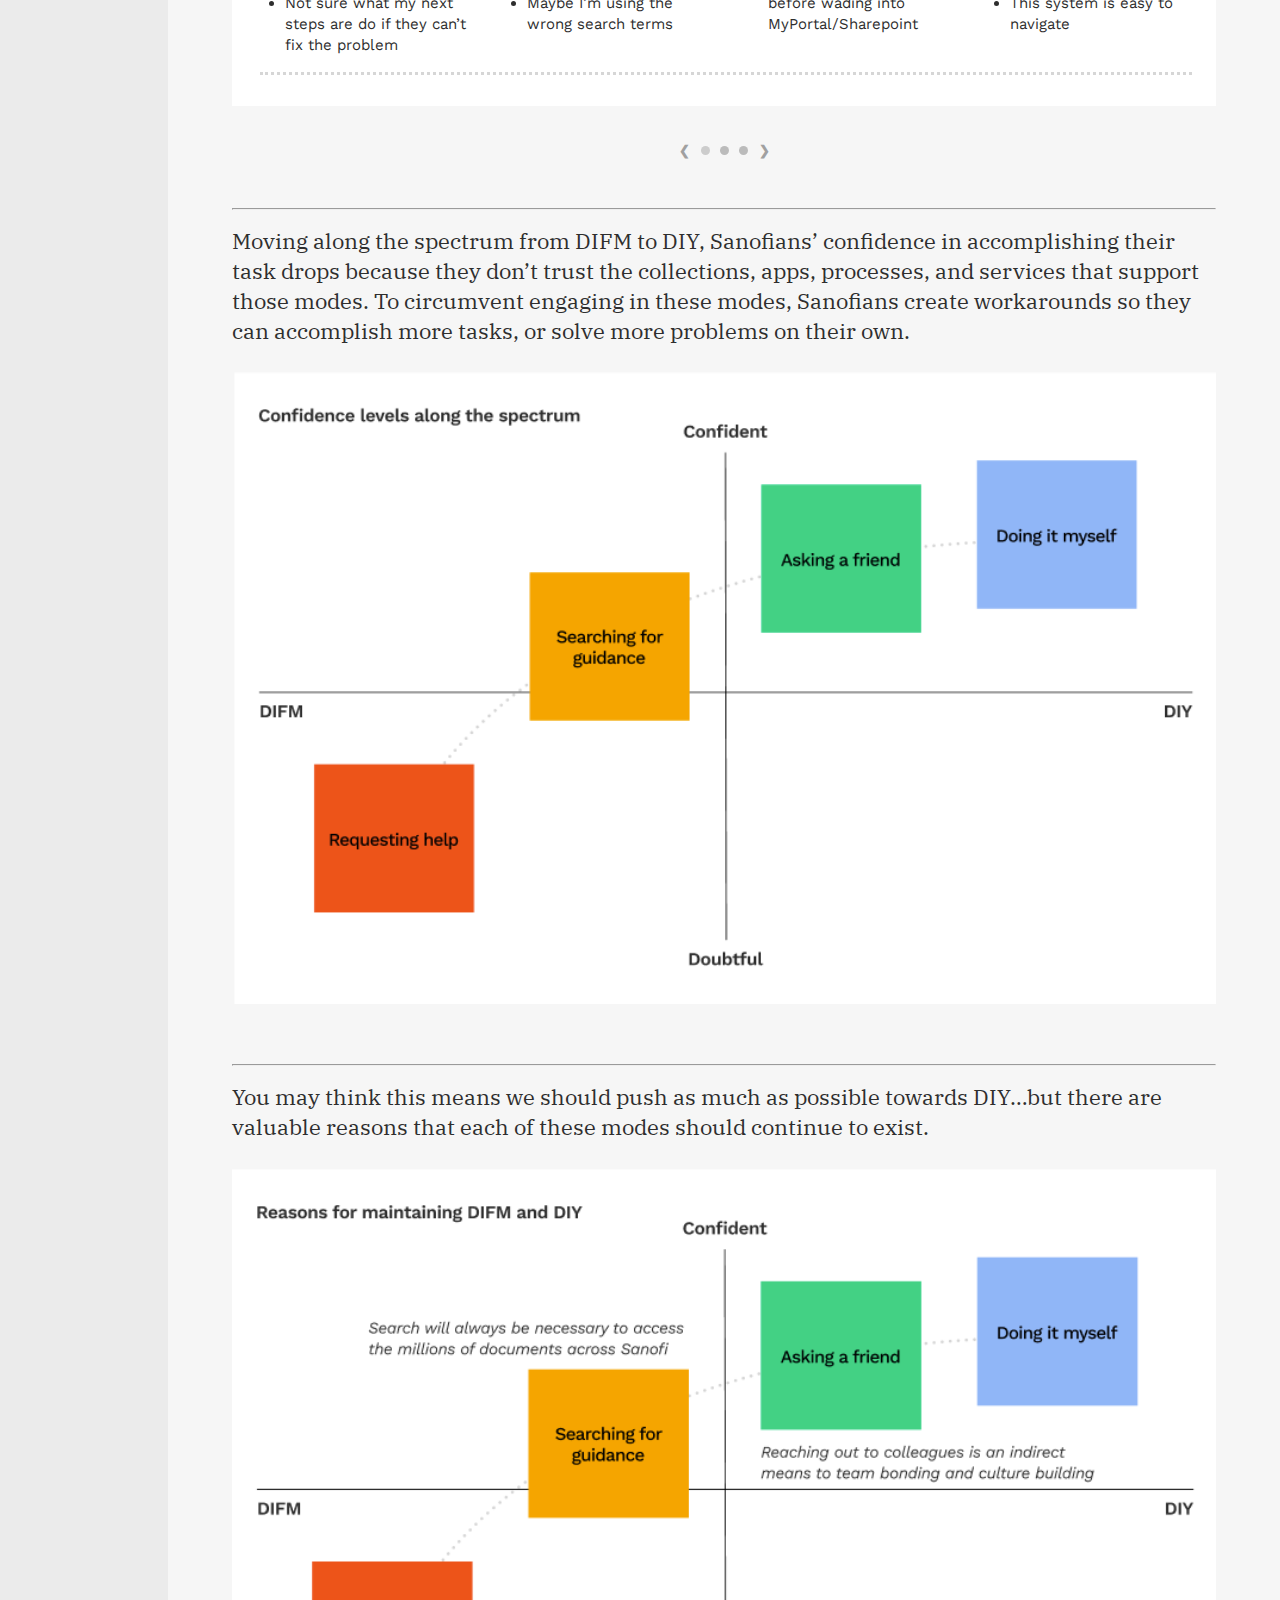
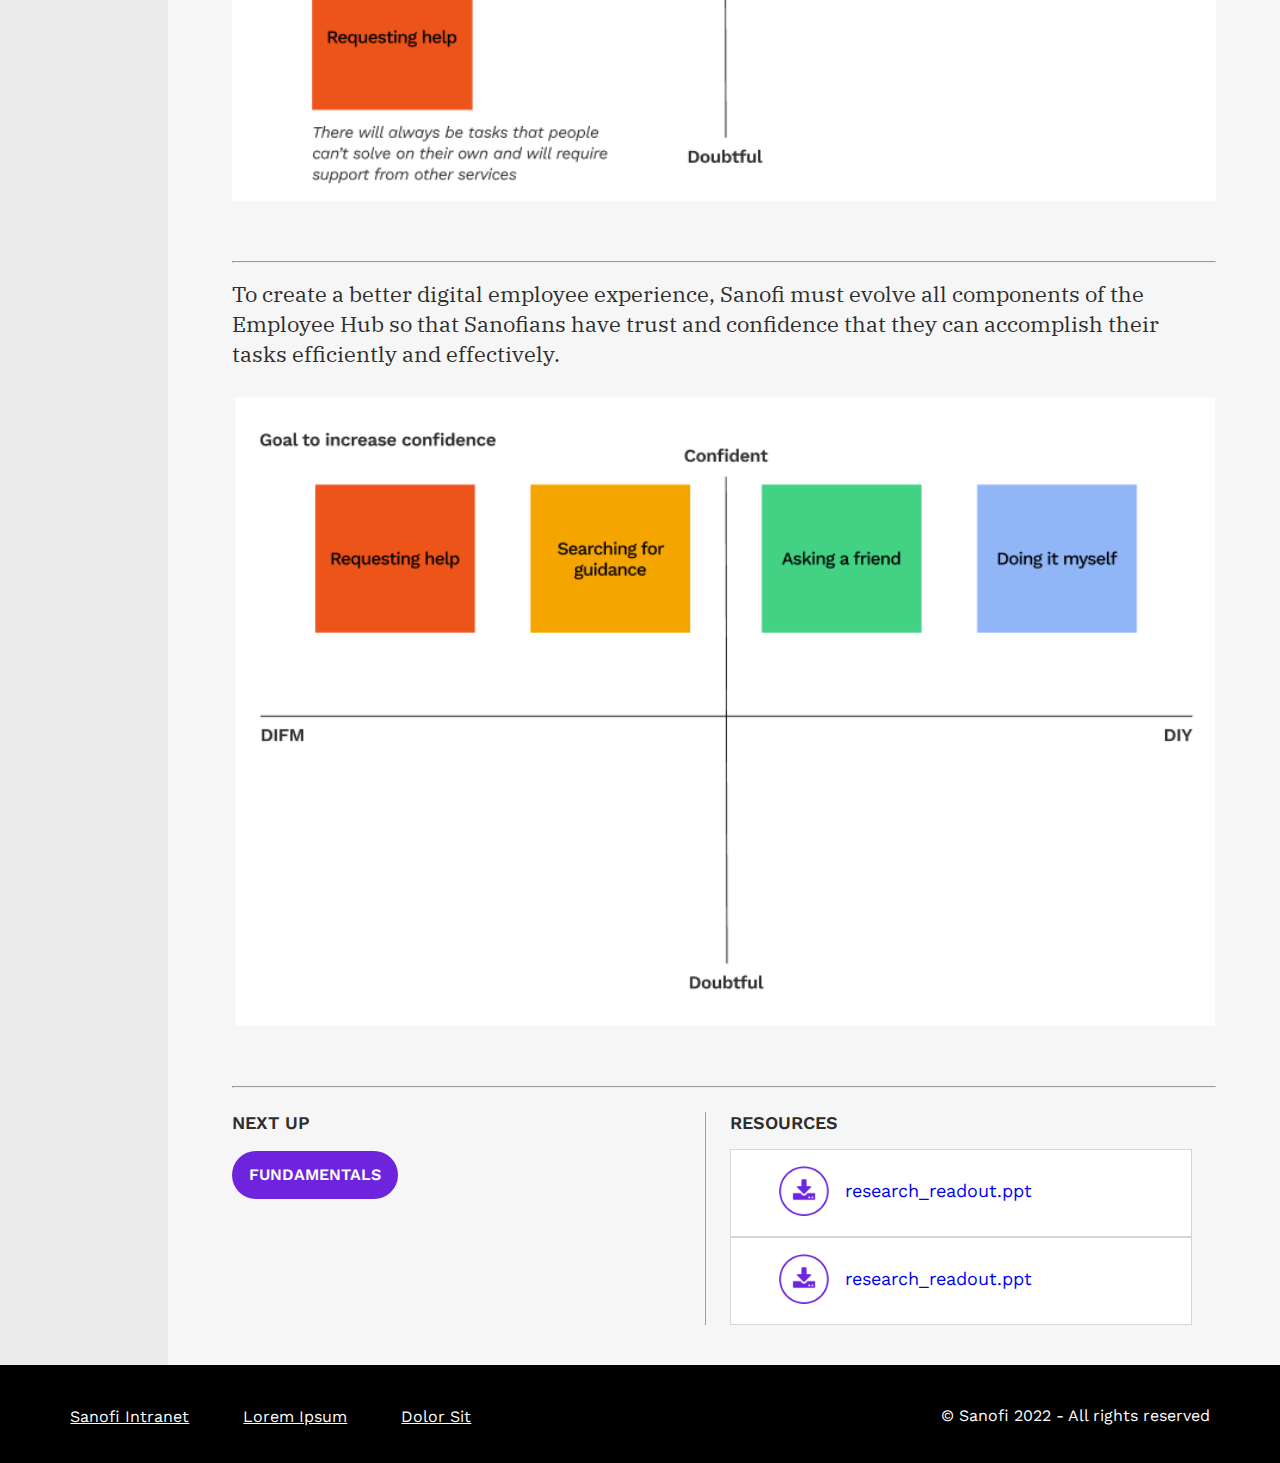
<file: principles-4-models.html>
<!DOCTYPE html>
<html>
<head>
	<meta charset="utf-8">
	<meta name="viewport" content="width=device-width, initial-scale=1">
	<title>Principles 4 Models</title>
	<meta propert="og:title" content="Sanofi Principles 4 Models Page">
	<meta propert="og:description" content="Sanofi Principles 4 Models Description">
	<link rel="stylesheet" type="text/css" href="styles.css">
</head>
<body>
	<header>
		<div class="head-container">
			<div class="logo-container">
				<img src="assets/logo.png">
			</div>
			
			<nav>
				<ul>
					<li><a href="#">Home</a></li>
					<li><a href="#" class="principles">Principles</a></li>
					<li><a href="#">Concept Collections</a></li>
					<li><a href="#">Journey Atlas</a></li>
					<li><a href="#">Resources</a></li>
				</ul>
			</nav>
		</div>	
	</header>
	<div class="wrapper">
		<div class="sections">
			<div class="sidebar-section">			
				<h3 class="side-rail-title">Introduction</h3>
				<ul>
					<li><a href="#">Overview</a></li>
					<li><a href="#">4 Models of Intranet</a></li>
					<li><a href="#">Fundamentals</a></li>
				</ul>
				<hr>
				<h3 class="side-rail-title">Insight Areas</h3>
				<ul>
					<li><a href="#">Illuminate Paths to Success</a></li>
					<li><a href="#">Accelerate Access to Good Information</a></li>
					<li><a href="#">Humanize Support Services</a></li>
					<li><a href="#">Cultivate Connections of Support</a></li>
					<li><a href="#">Deliver Curated News &amp; Information</a></li>
					<li><a href="#">Empower Local Cultures</a></li>
					<li><a href="#">Professionalize Onboarding</a></li>
					<li><a href="#">Buddy Up!</a></li>
					<li><a href="#">Additional Insights</a></li>
				</ul>			
			</div>
			<div class="info-section-2">
				<h3 class="title-3">Introduction</h3>
				<h1 class="title">4 Modes of the Intranet</h1>
				<h2>Company intranets exist to help employees do five key things:</h2>

				<div class="cubes cubes-2">
					<div class="black-cube mr-24">				
						<p class="body-16">Complete work &amp; tasks</p>
					</div>
					<div class="black-cube mr-24">
						<p class="body-16">Learn &amp; grow</p>
					</div>
					<div class="black-cube mr-24">
						<p class="body-16">Connect with colleagues</p>
					</div>
					<div class="black-cube mr-24">
						<p class="body-16">Find info &amp; tools</p>
					</div>
					<div class="black-cube mr-24">
						<p class="body-16">Feel part of the culture</p>
					</div>
				</div>	
				
				
				<div class="white-section">
					<p class="body-heading">What We Know</p>
					<h2 class="pb-0">There are 4 distinct “modes” that Sanofians use to accomplish any given task, and they exist on a spectrum from DIFM to DIY.</h2>
					<div class="cubes cubes-pb">
						<div class="col">
							<div class="cube red-cube">
								<h2 class="cube">Requesting help</h2>
							</div>						
						</div>
						<div class="col">
							<div class="cube orange-cube">
								<h2 class="cube">Searching for guidance</h2>
							</div>						
						</div>
						<div class="col">
							<div class="cube green-cube">
								<h2 class="cube">Asking a friend</h2>
							</div>
						</div>
						<div class="col">
							<div class="cube purple-cube">
								<h2 class="cube">Doing it myself</h2>
							</div>						
						</div>
					</div>
					<div class="diy-row">
						<div class="difm">
							<p class="body-heading">DIFM</p>
							<h2>Do It For Me</h2>
						</div>
						<div class="diy">
							<p class="body-heading">DIY</p>
							<h2>Do It Yourself</h2>
						</div>
					</div>
				</div>
				<hr>
				<h2 class="pt-16">Each of these modes has accompanying mindsets, And each is associated with certain collections, apps, and processes…and accompanying opinions</h2>
				<!-- start slider -->
					<!-- Slideshow container -->
					<div class="slideshow-container">

					  <!-- Full-width images with number and caption text -->
					  <div class="mySlides fade">
					    <div class="white-section slide">
							<p class="body-heading">Each of these modes has accompanying mindsets</p>						
							<div class="cubes cubes-pb">
								<div class="col">
									<div class="cube red-cube">
										<h2 class="cube">Requesting help</h2>
									</div>
									<ul class="bullets pt-16">
										<li>This is beyond my skillset or permissions. I need to contact support</li>
										<li>Hope I hear back from them</li>
										<li>Not sure what my next steps are do if they can’t fix the problem</li>
									</ul>					
								</div>
								<div class="col">
									<div class="cube orange-cube">
										<h2 class="cube">Searching for guidance</h2>
									</div>
									<ul class="bullets pt-16">
										<li>Not sure which tool to use: MyPortal, ITS, Sharepoint, Yammer?</li>
										<li>Maybe I’ll get lucky and find what I’m looking for</li>
										<li>Maybe I’m using the wrong search terms</li>
									</ul>						
								</div>
								<div class="col">
									<div class="cube green-cube">
										<h2 class="cube">Asking a friend</h2>
									</div>
									<ul class="bullets pt-16">
										<li>So-and-so knows about this subject/task</li>
										<li>Someone on Teams will know</li>
										<li>I’ll ask a couple people before wading into MyPortal/Sharepoint</li>
									</ul>
								</div>
								<div class="col">
									<div class="cube purple-cube">
										<h2 class="cube">Doing it myself</h2>
									</div>
									<ul class="bullets pt-16">
										<li>I know how to do this already</li>
										<li>This is similar to this other thing I’ve done a lot</li>
										<li>This system is easy to navigate</li>
									</ul>						
								</div>
							</div>					
						</div>
					  </div>

					  <div class="mySlides fade">
					    <div class="white-section slide">
							<p class="body-heading">Each of these modes has accompanying mindsets</p>						
							<div class="cubes cubes-pb">
								<div class="col">
									<div class="cube red-cube">
										<h2 class="cube">Requesting help</h2>
									</div>
									<ul class="bullets pt-16">
										<li>This is beyond my skillset or permissions. I need to contact support</li>
										<li>Hope I hear back from them</li>
										<li>Not sure what my next steps are do if they can’t fix the problem</li>
									</ul>					
								</div>
								<div class="col">
									<div class="cube orange-cube">
										<h2 class="cube">Searching for guidance</h2>
									</div>
									<ul class="bullets pt-16">
										<li>Not sure which tool to use: MyPortal, ITS, Sharepoint, Yammer?</li>
										<li>Maybe I’ll get lucky and find what I’m looking for</li>
										<li>Maybe I’m using the wrong search terms</li>
									</ul>						
								</div>
								<div class="col">
									<div class="cube green-cube">
										<h2 class="cube">Asking a friend</h2>
									</div>
									<ul class="bullets pt-16">
										<li>So-and-so knows about this subject/task</li>
										<li>Someone on Teams will know</li>
										<li>I’ll ask a couple people before wading into MyPortal/Sharepoint</li>
									</ul>
								</div>
								<div class="col">
									<div class="cube purple-cube">
										<h2 class="cube">Doing it myself</h2>
									</div>
									<ul class="bullets pt-16">
										<li>I know how to do this already</li>
										<li>This is similar to this other thing I’ve done a lot</li>
										<li>This system is easy to navigate</li>
									</ul>						
								</div>
							</div>					
						</div>
					  </div>

					  <div class="mySlides fade">
					    <div class="white-section slide">
							<p class="body-heading">Each of these modes has accompanying mindsets</p>						
							<div class="cubes cubes-pb">
								<div class="col">
									<div class="cube red-cube">
										<h2 class="cube">Requesting help</h2>
									</div>
									<ul class="bullets pt-16">
										<li>This is beyond my skillset or permissions. I need to contact support</li>
										<li>Hope I hear back from them</li>
										<li>Not sure what my next steps are do if they can’t fix the problem</li>
									</ul>					
								</div>
								<div class="col">
									<div class="cube orange-cube">
										<h2 class="cube">Searching for guidance</h2>
									</div>
									<ul class="bullets pt-16">
										<li>Not sure which tool to use: MyPortal, ITS, Sharepoint, Yammer?</li>
										<li>Maybe I’ll get lucky and find what I’m looking for</li>
										<li>Maybe I’m using the wrong search terms</li>
									</ul>						
								</div>
								<div class="col">
									<div class="cube green-cube">
										<h2 class="cube">Asking a friend</h2>
									</div>
									<ul class="bullets pt-16">
										<li>So-and-so knows about this subject/task</li>
										<li>Someone on Teams will know</li>
										<li>I’ll ask a couple people before wading into MyPortal/Sharepoint</li>
									</ul>
								</div>
								<div class="col">
									<div class="cube purple-cube">
										<h2 class="cube">Doing it myself</h2>
									</div>
									<ul class="bullets pt-16">
										<li>I know how to do this already</li>
										<li>This is similar to this other thing I’ve done a lot</li>
										<li>This system is easy to navigate</li>
									</ul>						
								</div>
							</div>					
						</div>
					  </div>
					</div>			

					<!-- The dots/circles -->
					<div class="dots" style="text-align:center">
						<span><a class="prev" onclick="plusSlides(-1)">&#10094;</a></span>
					  <span class="dot" onclick="currentSlide(1)"></span>
					  <span class="dot" onclick="currentSlide(2)"></span>
					  <span class="dot" onclick="currentSlide(3)"></span>
					   <span><a class="next" onclick="plusSlides(1)">&#10095;</a></span>
					</div>
				<!-- end slider -->			
				<hr>
				<h2 class="pt-16">Moving along the spectrum from DIFM to DIY, Sanofians’ confidence in accomplishing their task drops because they don’t trust the collections, apps, processes, and services that support those modes. To circumvent engaging in these modes, Sanofians create workarounds so they can accomplish more tasks, or solve more problems on their own.</h2>
				<img class="flags pb-56" src="assets/confidence-level.png" width="984px">
				<hr>
				<h2 class="pt-16">You may think this means we should push as much as possible towards DIY…but there are valuable reasons that each of these modes should continue to exist.</h2>
				<img class="flags pb-56" src="assets/reasons.png" width="984px">
				<hr>
				<h2 class="pt-16">To create a better digital employee experience, Sanofi must evolve all components of the Employee Hub so that Sanofians have trust and confidence that they can accomplish their tasks efficiently and effectively. </h2>
				<img class="flags pb-56" src="assets/goal.png" width="984px">
				<hr>
				<div class="sections">
					<div class="left">
						<p class="body-heading pt-24">NEXT UP</p>
						<div class="purple-buttons">
						<a class="purp-button" href="#">Fundamentals</a>
						</div>
					</div>
					<div class="resources">
						<p class="body-heading">RESOURCES</p>
						<ul>
							<li><a href="#"><img class="btn" src="assets/download-btn.png"><span>research_readout.ppt</span></a></li>
							<li><a href="#"><img class="btn" src="assets/download-btn.png"><span>research_readout.ppt</span></a></li>
						</ul>
					</div>
				</div>
			</div>		
		</div>
	</div>	
	<footer>
		<div class="footer-nav-container">
			<nav class="footer-nav">
			<a href="#">Sanofi Intranet</a>
			<a href="#">Lorem Ipsum</a>
			<a href="#">Dolor Sit</a>
		</nav>
		<p class="arr">&copy; Sanofi 2022 - All rights reserved</p>
		</div>		
	</footer>

	<script>
		let slideIndex = 1;
		showSlides(slideIndex);

		function plusSlides(n) {
		  showSlides(slideIndex += n);
		}

		function currentSlide(n) {
		  showSlides(slideIndex = n);
		}

		function showSlides(n) {
		  let i;
		  let slides = document.getElementsByClassName("mySlides");
		  let dots = document.getElementsByClassName("dot");
		  if (n > slides.length) {slideIndex = 1}    
		  if (n < 1) {slideIndex = slides.length}
		  for (i = 0; i < slides.length; i++) {
		    slides[i].style.display = "none";  
		  }
		  for (i = 0; i < dots.length; i++) {
		    dots[i].className = dots[i].className.replace(" active", "");
		  }
		  slides[slideIndex-1].style.display = "block";  
		  dots[slideIndex-1].className += " active";
		}
	</script>
</body>
</html>
</file>
<file: styles.css>
@import url('https://fonts.googleapis.com/css2?family=IBM+Plex+Serif&family=Work+Sans&display=swap');
* {
	list-style: none;
	text-decoration: none;
	margin: 0;
	padding: 0;	
}


body {
	font-size: 18px;
	color: #2E2E2E;
	font-family: 'Work Sans', sans-serif;
	line-height: 21px;		
	background-color: #f6f6f6;	
}

.wrapper {
	max-width: 1440px;
	margin: 0 auto;
	min-height: 100vh;
}

.container {
	min-height: 100vh;
	width: 100%;	
	box-sizing: border-box;	
	overflow: hidden;
}

header {	
	background-color: #fff;
	position: sticky;
	top: 0;
	z-index: 10;
}

.head-container {
	display: flex;
	align-items: center;
	position: sticky;
	top: 0;
}

.logo-container {	
	padding-left: 32px;
}

nav {
	flex: 1;
	text-align: right;
	padding-right: 5%;
}

nav ul li {
	display: inline-block;
	padding: 0 20px;	
}

nav ul li a {	
	color: #000;
	line-height: 23px;
}

nav ul li a:hover {
	text-decoration: underline;
	text-decoration-color: #6E23DD;
}


nav ul li a:active {
	border-bottom: 2px solid #6E23DD;
}

.white-section {
	background-color: #fff;
	padding: 32px 24px 23px 28px;
	margin-bottom: 72px;
}

.slide {
	margin-bottom: 32px;
}

.sections, .diy-row, .principles-row, .page-nav, .slides {
	display: flex;
}

.mw {
	max-width: 936px;
	margin: 0 auto;
}

.slides {
	padding: 8px 0 32px 0;
}

.diy{
	flex: 1;
	text-align: right;
}

.left {
	flex: 1;
	text-align: left;
}

.the-results {
	max-width: 296px;	
}

.sidebar-section {
	width: 22.8%;
	background-color: #EBEBEB;	
}

.sidebar-section ul {
	padding: 0 0 48px 0;
}

.sidebar-section ul li a {
	display: block;
	padding: 16px 0 16px 40px;
	font-size: 16px;
	line-height: 16px;
	color: #000;	
}

.sidebar-section ul li a:hover,
.sidebar-section ul li a:active {
	background-color: #C4C3EE4D;
	font-weight: 600;
}

.side-rail-title {
	font-size: 20px;
	line-height: 23.5px;
	font-weight: 500;
	padding: 56px 0 16px 40px;
}

.info-section {
	max-width: 936px;
	padding: 55px 80px 40px 80px;
}

.info-section-1 {
	max-width: 936px;
	width: 936px;
	padding: 56px 88px;
	background-color: #F6F6F6;
}

.info-section-2 {
	max-width: 984px;
	padding: 55px 64px 40px 64px;
}

.is-3 {
	max-width: 936px;
}

.is-4 {
	max-width: 776px;
	padding: 36px 15%;
}

.shell {
	max-width: 874px;
	padding: 128px 20% 210px 20%;	
}

.shell-pages {
	max-width: 957px;
	padding: 128px 7% 210px 7%;
}

h1.title, p.title {
	font-size: 60px;
	font-weight: 300;
	line-height: 75.03%;
	color: #000;
	padding-bottom: 20px;	
}

h2 {
	font-family: 'IBM Plex Serif', serif;
	font-size: 22px;
	line-height: 30px;
	font-weight: 400;
	padding-bottom: 25px;	
}

h2.cube {
	font-size: 24px;
    text-align: center;
    line-height: 28.15px;
    padding-top: 40%;    
}

h2.pb-0 {
	padding-top: 19px;
}

.work-sans {
	font-family: 'Work Sans', serif;
	font-weight: 600;
}

h2.purple {
	font-family: 'Work Sans', serif;
	font-size: 24px;
	padding: 10px;
	margin: 16px 0 24px 0;
	color: #fff;
	background-color: #6E23DD;
	text-align: center;	
}

.cols {
	width: 32%;
	margin-right: 2.5%;	
}

.cols:last-of-type {
	margin-right: 0;
}

.cols-body {
	padding: 16px 15px;
	height: 296px;
}

.cols-body p.body-18 {
	height: 136px;
}

.cols ul {
	padding-top: 16px;
}

.cols ul li {
	padding-bottom: 16px;
}

.cols ul li a, .page-nav a {
	color: #6E23DD;
	text-decoration: underline;	
}

.page-nav{
	margin-top: 14px;
	margin-bottom: 48px;
}

.page-nav a::after {
	content: "|";
	padding: 0 5px;
}

.page-nav a:last-of-type::after {
	content: "";	
}

.blue-col .cols-body {
	border: 1px solid #3076B5;
}

.blue-col h2 {
	background-color: #3076B5;
	margin-top: 0;
	margin-bottom: 0;	
}

.green-col .cols-body {
	border: 1px solid #54AD32;
}

.green-col h2 {
	background-color: #54AD32;
	margin-top: 0;
	margin-bottom: 0;	
}

.red-col .cols-body {
	border: 1px solid #C33375;
}

.red-col h2 {
	background-color: #C33375;
	margin-top: 0;
	margin-bottom: 0;
}

.caption {
	margin-top: 16px;
	margin-bottom: 48px;
	font-size: 16px;
	font-style: italic;
}

h3.title-3 {
	font-family: 'Verdana', serif;
    font-weight: 400;
    text-transform: uppercase;
    font-size: 15px;
    line-height: 89%;
    color: #000;
    padding-bottom: 16px;
}

.body-heading {
	font-weight: 600;
	line-height: 21px;	
}

.body-16 {
	font-size: 16px;
}

.body-18 {
	font-size: 18px;
	line-height: 23px;
	font-weight: 400;
	padding-bottom: 16px;
}

.participants-section {
	display: flex;
	margin-top: 8px;
	margin-bottom: 48px;
}

.col-1 {
	width: 136px;
	margin-right: 25px;
}

.col-2, .col-3 {
	width: 375px;
	margin-right: 25px;
}

.area-1, .area-2 {
	width: 341px;
	border: 1px solid #D6D6D6;
	padding: 16px;
	background-color: #F6F6F6;
}

.area-1 {
	height: 54px;
	margin-bottom: 24px;
}

.bullets li {
	list-style-type: disc;
	margin-left: 25px;
	font-size: 15px;
}

.bullets-2 {
	padding: 24px 32px 16px 48px;
	margin: 24px 0 48px 0;
	background-color: #F6F6F6;
}

.bullets-2 li {
	list-style-type: disc;
	padding-bottom: 16px;
}

.bullets-2 li a, .people-hub a {
	color: #6E23DD;
	text-decoration: underline;
}

.people-hub a {
	display: block;
	font-size: 18px;
}

.area-2 {
	height: 200px;
}

.black-cube {
	background-color: #2E2E2E;
	width: 106px;
	height: 98px;
    padding: 15px;
}

.black-cube p {
	color: #fff;
	text-align: center;
}

.participants-section-2 {
	margin-top: 8px;
	padding-bottom: 48px;
}

img.flags {
	max-width: 100%;
	height: auto;
}

.pt-8 {
	padding-top: 8px;
}

.pt-12 {
	padding-top: 12px;
}

.pt-24 {
	padding-top: 24px;
}

.pt-16 {
	padding-top: 16px;
}

.pt-32 {
	padding-top: 32px;
}

.pt-40 {
	padding-top: 40px;
}

.pt-48 {
	padding-top: 48px;
}

.pb-0 {
	padding-bottom: 0;
}

.pb-3 {
	padding-bottom: 3px;
}

.pb-8 {
	padding-bottom: 8px;
}

.pb-24 {
	padding-bottom: 24px;
}

.pb-32 {
	padding-bottom: 32px;
}

.pb-37 {
	padding-bottom: 37px;
}

.pb-40 {
	padding-bottom: 40px;
}

.pb-48 {
	padding-bottom: 48px;
}

.pb-56 {
	padding-bottom: 56px;
}

.pb-80 {
	padding-bottom: 80px !important;
}

.pb-144 {
	padding-bottom: 144px;
}

.pb-255 {
	padding-bottom: 255px;
}

.mr-24 {
	margin-right: 24px;
}

.mb-48 {
	margin-bottom: 48px !important;
}

.cube-1 {
	margin-bottom: 16px;
}

.cubes {
	padding-top: 48px;
	display: flex;
	padding-bottom: 60px;
}

.cubes-2 {
	padding-top: 29px;
}

.cubes-pb {
	padding-bottom: 16px;
    border-bottom: 3px dotted #D6D6D6;
    margin-bottom: 8px;
}

.cube {
	height: 200px;
	width: 100%; 
}

.cubes-link {
	display: block;
	font-size: 24px;	
	color: #000;
	text-align: center;
    text-decoration: underline; 
    position: relative;
    top: 90px;      			 
}

.col {
	width: 24%;
    margin-right: 3.7%;
}

.col:last-of-type {
	margin-right: 0;
}

.xpln {
	padding-top: 18px;
}

.red-cube {
	background-color: #FA7149;	
}

.orange-cube {
	background-color: #FCA606;
}

.green-cube {
	background-color: #03D187;
}

.purple-cube {
	background-color: #8AB5F5;
}

.purple-buttons {
	padding-top: 18px;
	display: flex;
}

.purple-buttons-2{
	display: flex;
	padding-top: 16px;
}

.purp-button {
	font-size: 16px;
	color: #fff;
	text-transform: uppercase;
	font-weight: 600;
	padding: 17px;
	background-color: #6E23DD;
	border-radius: 32px;
	margin-right: 15px;
	line-height: 14.24px;
}

.resources {
	width: 47%;
	border-left: 1px solid #A0A0A0;
	padding: 0 24px;
	margin-top: 24px;
}

.people-hub {
	border-left: none;
	margin-left: 104px;
	width: 48.8%;
}

.resources ul {
	margin-top: 16px;
}

.resources ul li {
	padding: 16px 32px;
	background-color: #fff;
	border: 1px solid #D6D6D6;
	position: relative;
}

.resources ul li a {
	padding: 0 16px;
}

.resources span {
	padding: 0 16px;
    position: absolute;
    top: 35%;
}

.btn {	
	height: 50px;
	width: 50px;	
}

footer {
	height: 98px;
	background-color: #000;	
}

.footer-nav-container {
	display: flex;
	padding: 0 5.5%;	
}

.footer-nav a {
	text-decoration: underline;
	padding-right: 48px;
}

.arr, .footer-nav a {
	color: #fff;
	font-size: 16px;
	line-height: 21px;
}

.arr {
	padding-top: 40px;
}

.footer-nav {
	padding-top: 40px;
	flex: 1;
	text-align: left;
}

.footer-nav a:hover {
	text-decoration: underline;
	text-decoration-color: #fff;
}

/* slider styles */
	/* Slideshow container */
.slideshow-container {
  max-width: 1000px;
  position: relative;
  margin: auto;
}

/* Hide the images by default */
.mySlides, .mySlides-1 {
  display: none;
}

/* Next & previous buttons */
.prev, .next {
  cursor: pointer;  
  padding: 3px;
  color: #A0A0A0;
  font-weight: bold;
  font-size: 13px;
  transition: 0.6s ease;
  border-radius: 0 3px 3px 0;
  user-select: none;
}

/* Position the "next button" to the right */
.next {
  right: 0;
  border-radius: 3px 0 0 3px;
}

/* On hover, add a black background color with a little bit see-through */
.prev:hover, .next:hover {
  background-color: rgba(0,0,0,0.8);
}

/* Caption text */
.text {
  color: #f2f2f2;
  font-size: 15px;
  padding: 8px 12px;
  position: absolute;
  bottom: 8px;
  width: 100%;
  text-align: center;
}

/* Number text (1/3 etc) */
.numbertext {
  color: #f2f2f2;
  font-size: 12px;
  padding: 8px 12px;
  position: absolute;
  top: 0;
}

/* The dots/bullets/indicators */
.dots {
	text-align: center;
	padding-bottom: 47px;
}

.dot {
  cursor: pointer;
  height: 9px;
  width: 9px;
  margin: 0 2px;
  background-color: #bbb;
  border-radius: 50%;
  display: inline-block;
  transition: background-color 0.6s ease;
}

.active, .dot:hover {
  background-color: #717171;
}

/* Fading animation */
.fade {
  animation-name: fade;
  animation-duration: 1.5s;
}

@keyframes fade {
  from {opacity: .4}
  to {opacity: 1}
}
/* end slider styles */

.bg-w {
	background-color: #fff;	
}

span.number {
	width: 40px;
    height: 40px;
    background-color: #000;
    display: inline-block;
    color: #fff;
    text-align: center;
    border-radius: 50%;
    vertical-align: middle;
    margin-right: 8px;
}

.grey-slide {
	padding: 16px 24px 16px 17px;
	background-color: #F6F6F6;
	border: 1px solid #D6D6D6;
	width: 333px;
	margin-right: 24px;
}

.grey-slide p {
	width: 335px;
}

.acc-col {
	padding: 16px 24px 0 17px;
	width: 347px;
}

/* Style the buttons that are used to open and close the accordion panel */
.accordion {
  background-color: #eee;
  color: #2E2E2E;
  cursor: pointer;
  padding: 18px;
  width: 100%;
  text-align: left;
  border: none;
  outline: none;
  transition: 0.4s;
  margin-bottom: 16px;
  font-size: 16px;
  font-weight: 600;
}

button.active  {
	margin-bottom: 0;
}

/* Add a background color to the button if it is clicked on (add the .active class with JS), and when you move the mouse over it (hover) */
.active, .accordion:hover {
  background-color: #ccc;
}

/* Style the accordion panel. Note: hidden by default */
.panel {
  padding: 4px 26px 4px 7px;
  background-color: white;
  display: none;
  overflow: hidden;
  margin-bottom: 47px;
  border: 1px solid #B4B4B4;
}

.accordion:after {
  content: '\2228'; /* Unicode character for "plus" sign (+) */
  font-size: 18px;
  color: #777;
  float: right;
  margin-left: 5px;
}

.accordion.active:after {
  content: "\2227"; /* Unicode character for "minus" sign (-) */
}

.bold {
	font-weight: 700;
}

.purple {
   background-color: #6E23DD;
   width: 158px;
   height: 44px;
   padding: 10px 0 10px 10px;
   color: #fff;   
   clip-path: polygon(0% 0%,90% 0%, 100% 50%, 90% 100%, 0% 100%);
}

.purple-1 { 
clip-path: polygon(90% 0%, 100% 50%, 90% 100%, 0% 100%, 8% 50%, 0% 0%);
}

.purple-2 {
clip-path: polygon(100% 0, 100% 50%, 100% 100%, 0% 100%, 8% 50%, 0% 0%);
}

.nav-purp {
	display: flex;
	padding: 0;
}

.purple p {
	text-align: left;
	position: relative;
    top: 25%;
    left: 27%;
}

.sub-menu {
	padding-top: 41px;
	padding-right: 50px;
}

.sub-menu:last-of-type {
	padding-right: 0;
}

.sub-menu a {
	display: block;
	color: #2E2E2E;
	text-decoration: underline;
	text-align: left;
	padding-bottom: 20px;
}

.sub-menu a:hover {
	color: #6E23DD;
}

.sub-menu a:active {
	color: #6E23DD;
}

.side-sub {
	margin-left: 24px;
}

.side-sub-sub {
	margin-left: 40px;
}

.arrow:after {
	    content: '\2228';
    font-size: 18px;
    color: #777;
    float: right;
    margin-right: 20px;
}

.nav-purp-2 .purple {
	width: 190px;
}

.r2 {
	top: 5% !important;	
}

.nav-purp-2 .purple p {
	left: 25%;
}

.arrow-2:after {
	content: '\2227';
  	font-size: 18px;
  	color: #777;
  	float: right;
  	margin-right: 20px;
}
</file>
